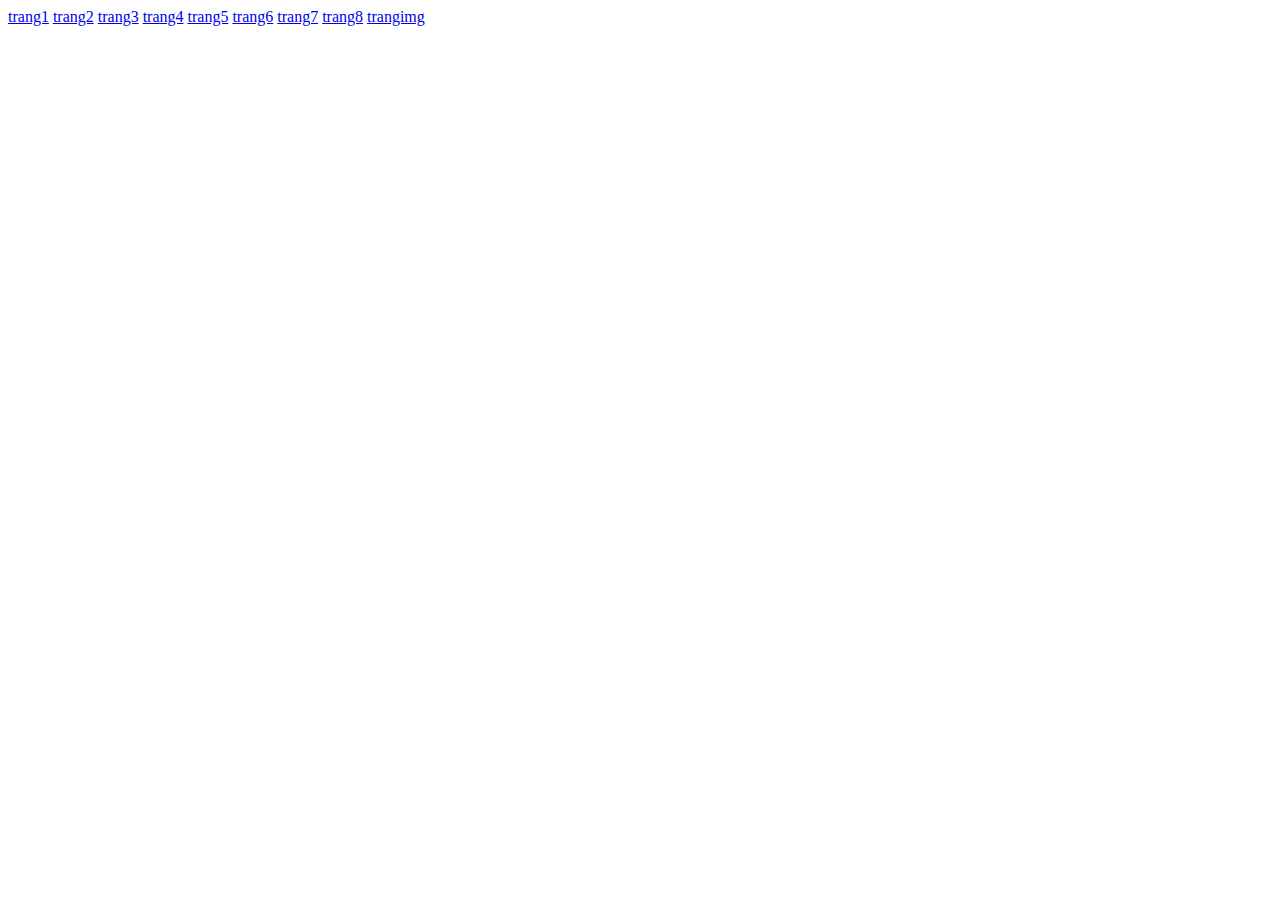
<file: baotang30-4-main/Bảo Tàng/document.html>
<!DOCTYPE html>
<html lang="en">
<head>
    <meta charset="UTF-8">
    <meta name="viewport" content="width=device-width, initial-scale=1.0">
    <title>Document</title>
</head>
<body>
    <a href="trangbaotang-1.html">trang1</a>
    <a href="trangbaotang-2.html">trang2</a>
    <a href="trangbaotang-3.html">trang3</a>
    <a href="trangbaotang-4.html">trang4</a>
    <a href="trangbaotang-5.html">trang5</a>
    <a href="trangbaotang-6.html">trang6</a>
    <a href="trangbaotang-7.html">trang7</a>
    <a href="trangbaotang-8.html">trang8</a>
    <a href="trangbaotang-img.html">trangimg</a>
</body>
</html>
</file>
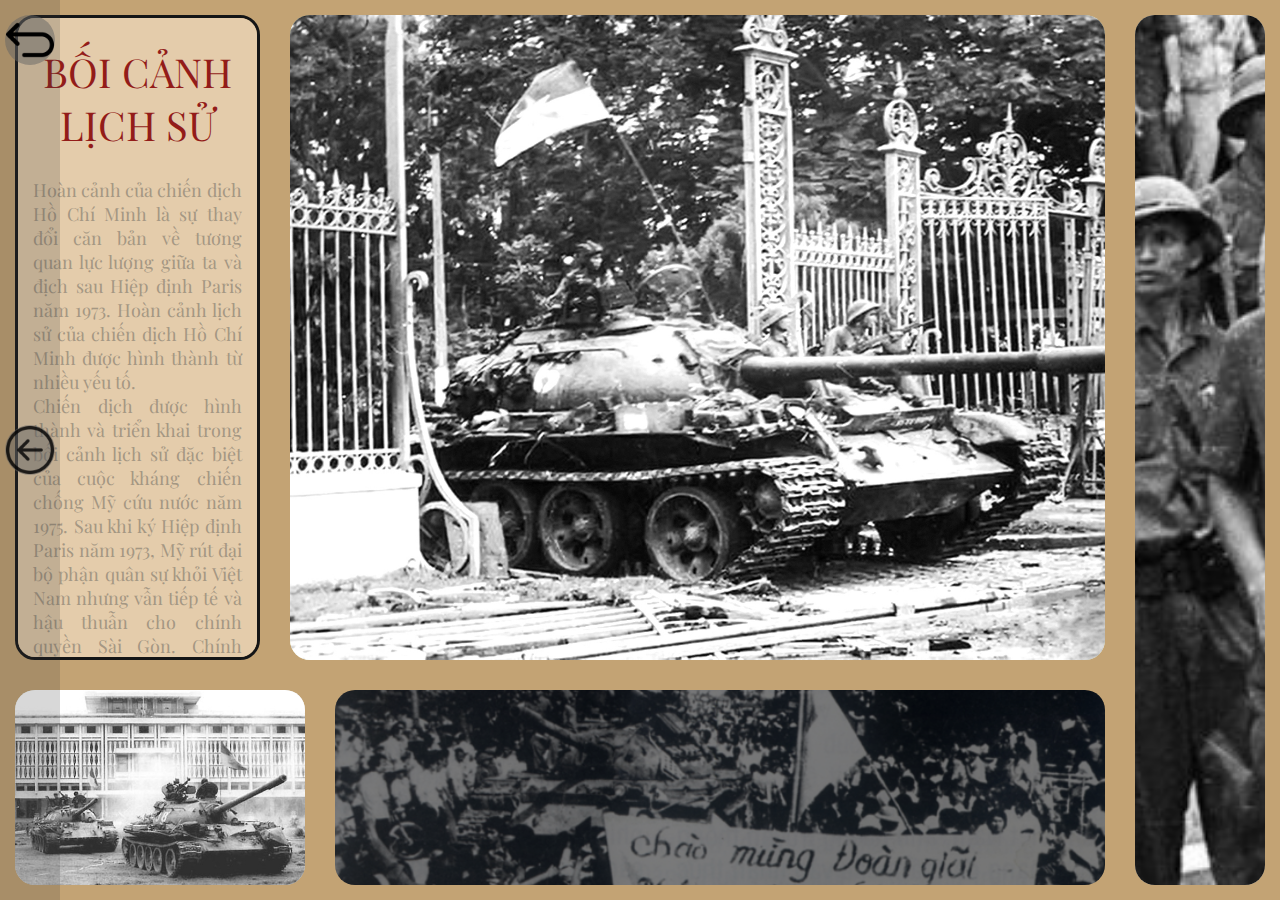
<file: baotang30-4-main/Bảo Tàng/trangbaotang-1.html>
<!DOCTYPE html>
<html>
<head>
	<meta charset="utf-8">
	<title>Ảnh chính</title>
	<meta name="viewport" content="width=device-width, initial-scale=1">
	<link
    rel="stylesheet"
    href="https://cdnjs.cloudflare.com/ajax/libs/animate.css/4.1.1/animate.min.css"
  />
	<link rel="stylesheet" href="https://cdnjs.cloudflare.com/ajax/libs/font-awesome/4.7.0/css/font-awesome.min.css">
	<link href="trangbaotang-1.css" rel="stylesheet" type="text/css" />
	<link rel="preconnect" href="https://fonts.googleapis.com">
	<link rel="preconnect" href="https://fonts.gstatic.com" crossorigin>
	<link href="https://fonts.googleapis.com/css2?family=Playfair+Display:ital,wght@0,400..900;1,400..900&display=swap" rel="stylesheet">
	<link href="https://fonts.googleapis.com/css2?family=Quicksand:wght@300..700&display=swap" rel="stylesheet">
</head>
<body>
	<div class="navleft">
		<button class="navhome" onclick="navhome()">
			<img src="img/return.png" class="homeimg">
		</button>
		<button class="navleftb" onclick="navpage('8');">
			<img src="img/back-button.png" class="navimg" style="opacity: .8;">
		</button>
	</div>
	<div class="column1">
		<div class="row1">
			<div class="scrtext-container">
				<div class="scrtext">
					<div class="headline"><center><h1>BỐI CẢNH LỊCH SỬ</h1></center></div>
					<p class="pg">Hoàn cảnh của chiến dịch Hồ Chí Minh là sự thay đổi căn bản về tương quan lực lượng giữa ta và địch sau Hiệp định Paris năm 1973. Hoàn cảnh lịch sử của chiến dịch Hồ Chí Minh được hình thành từ nhiều yếu tố. <br>

						Chiến dịch được hình thành và triển khai trong bối cảnh lịch sử đặc biệt của cuộc kháng chiến chống Mỹ cứu nước năm 1975.
						
						 Sau khi ký Hiệp định Paris năm 1973, Mỹ rút đại bộ phận quân sự khỏi Việt Nam nhưng vẫn tiếp tế và hậu thuẫn cho chính quyền Sài Gòn. 
						
						 Chính quyền Sài Gòn phá hoại Hiệp định Paris và tiếp tục gây chiến tranh xâm lược. 
						
						 Trong khi đó, ở miền Bắc, ta đã bước đầu xây dựng được cơ sở vật chất cho XHCN và có tiềm lực kinh tế, chính trị vững mạnh để tiếp tế, cứu trợ cho miền Nam. 
						
						
						 Quân Giải phóng miền Nam Việt Nam đã có những thắng lợi vang dội trên các chiến trường như Tây Nguyên, Huế-Đà Nẵng, Phước Long, Bình Long… <br>
						
						 Tương quan lực lượng giữa ta và địch đã thay đổi căn bản có lợi cho ta. 
						
						 Bộ Chính trị Trung ương Đảng đã đề ra kế hoạch giải phóng hoàn toàn miền Nam trong hai năm 1975 và 1976. Tuy nhiên, khi thời cơ đến vào đầu hoặc cuối năm 1975 thì nhanh chóng giải phóng hoàn toàn miền Nam trong năm 1975. Cuộc giải phóng diễn ra phải ít đổ máu, gây ít thiệt hại.</p>
				</div>
			</div>
			<div class="imgchinh-container">
				<div class="imgchinh-container2">
					<img src="img/xetang.jpg" class="imgchinh" alt="Ảnh chính">
				</div>
			</div>
		</div>
		<div class="row2">
			<div class="imgphu-container">
				<div class="imgphu-container2">
					<img src="img/dinhdoclap.jpg" class="imgphu" alt="Ảnh phụ">
				</div>
			</div>
			<div class="quote">
				<div class="quote-container">
					<div class="quote-bg">

					</div>
					<p></p>
				</div>
			</div>
		</div>
	</div>
	<div class="column2">
		<div class="iconic-container">
			<img src="img/duongvanminh.jpg" class="imgiconic" alt="Ảnh iconic">
		</div>
	</div>
	<div class="navright">
		<button class="navrightb" onclick="navpage('2');">
			<img src="img/back-button-right.png" class="navimg" style="opacity: .8;">
		</button>
	</div>
	<script src="script.js"></script>
</body>
</html>
</file>
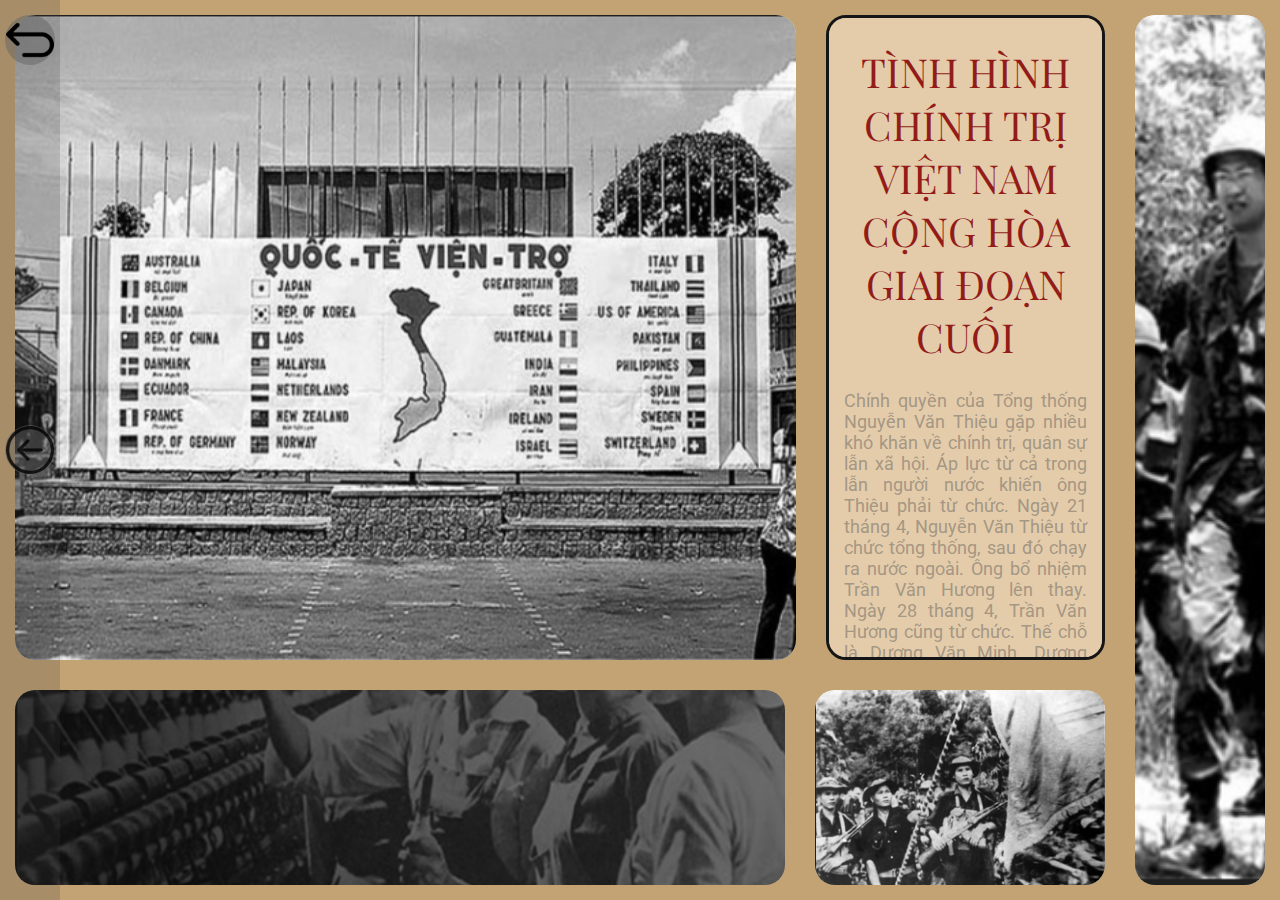
<file: baotang30-4-main/Bảo Tàng/trangbaotang-2.html>
<!DOCTYPE html>
<html>
<head>
	<meta charset="utf-8">
	<title>Ảnh chính</title>
	<meta name="viewport" content="width=device-width, initial-scale=1">
	<link
    rel="stylesheet"
    href="https://cdnjs.cloudflare.com/ajax/libs/animate.css/4.1.1/animate.min.css"
  />
	<link rel="stylesheet" href="https://cdnjs.cloudflare.com/ajax/libs/font-awesome/4.7.0/css/font-awesome.min.css">
	<link href="trangbaotang-2.css" rel="stylesheet" type="text/css" />
	<link rel="preconnect" href="https://fonts.googleapis.com">
	<link rel="preconnect" href="https://fonts.gstatic.com" crossorigin>
	<link href="https://fonts.googleapis.com/css2?family=Playfair+Display:ital,wght@0,400..900;1,400..900&display=swap" rel="stylesheet">
	<link rel="preconnect" href="https://fonts.googleapis.com">
	<link rel="preconnect" href="https://fonts.gstatic.com" crossorigin>
	<link href="https://fonts.googleapis.com/css2?family=Roboto:ital,wght@0,100;0,300;0,400;0,500;0,700;0,900;1,100;1,300;1,400;1,500;1,700;1,900&display=swap" rel="stylesheet">
</head>
<body>
	<div class="navleft">
		<button class="navhome" onclick="navhome()">
			<img src="img/return.png" class="homeimg">
		</button>
		<button class="navleftb" onclick="navpage('1');">
			<img src="img/back-button.png" class="navimg" style="opacity: .8;">
		</button>
	</div>
	<div class="column1">
		<div class="row1">
			<div class="imgchinh-container">
				<div class="imgchinh-container2">
					<img src="img/Trang 2/trang21.png" class="imgchinh" alt="Ảnh chính">
				</div>
			</div>
			<div class="scrtext-container">
				<div class="scrtext">
					<div class="headline"><center><h1>TÌNH HÌNH CHÍNH TRỊ VIỆT NAM CỘNG HÒA GIAI ĐOẠN CUỐI</h1></center></div>
					<p class="pg">Chính quyền của Tổng thống Nguyễn Văn Thiệu gặp nhiều khó khăn về chính trị, quân sự lẫn xã hội. Áp lực từ cả trong lẫn người nước khiến ông Thiệu phải từ chức. 
						Ngày 21 tháng 4, Nguyễn Văn Thiệu từ chức tổng thống, sau đó chạy ra nước ngoài. Ông bổ nhiệm Trần Văn Hương lên thay. Ngày 28 tháng 4, Trần Văn Hương cũng từ chức. Thế chỗ là Dương Văn Minh. Dương Văn Minh ngồi trên ghế tổng thống chỉ vỏn vẹn hai ngày. Trưa ngày 30 tháng 4, ông cùng toàn bộ nội các đã đầu hàng quân giải phóng. <br>
						Tóm lại, tình hình chính trị của VNCH trong những năm cuối trước giải phóng rất rối ren và đầy biến động, thể hiện qua việc chiến dịch Hồ Chí Minh đang cao trào, cuộc khủng hoảng nội bộ cũng như là tình thần sa sút trong quân đội và dân chúng. Chính quyền yếu kém và bất ổn do thiếu sự ủng hộ chính trị và quân sự đủ mạnh từ Hoa Kỳ, khi Hoa Kỳ đã quyết định rút quân và giảm viện trợ.
						</p>
				</div>
			</div>
		</div>
		<div class="row2">
			<div class="quote">
				<div class="quote-container">
					<div class="quote-bg">

					</div>
					<p></p>
				</div>
			</div>
			<div class="imgphu-container">
				<div class="imgphu-container2">
					<img src="img/Trang 2/trang22.png" class="imgphu" alt="Ảnh phụ">
				</div>
			</div>
		</div>
	</div>
	<div class="column2">
		<div class="iconic-container">
			<img src="img/Trang 2/trang23.png" class="imgiconic" alt="Ảnh iconic">
		</div>
	</div>
	<div class="navright">
		<button class="navrightb" onclick="navpage('3');">
			<img src="img/back-button-right.png" class="navimg" style="opacity: .8;">
		</button>
	</div>
	<script src="script.js"></script>
</body>
</html>
</file>
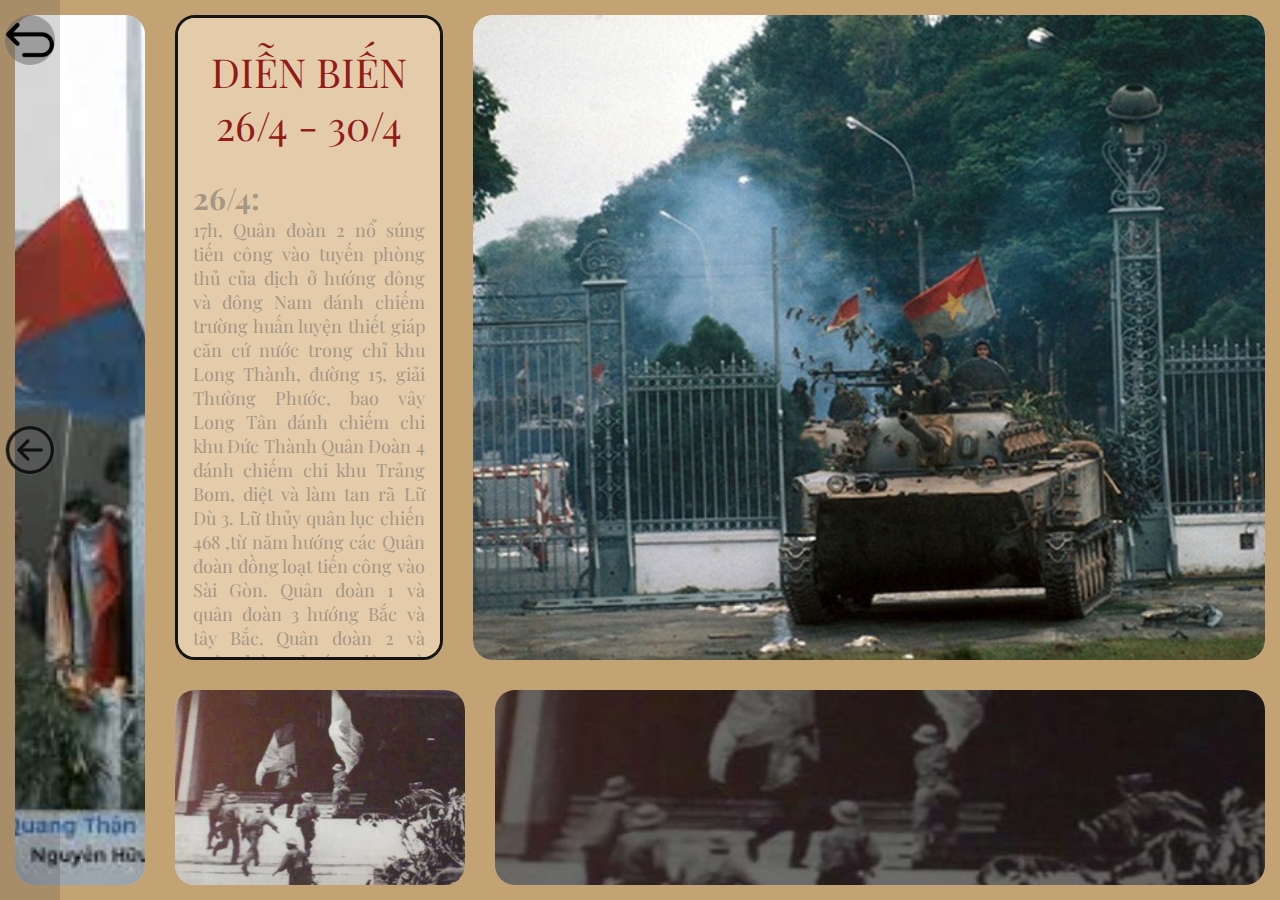
<file: baotang30-4-main/Bảo Tàng/trangbaotang-3.html>
<!DOCTYPE html>
<html>
<head>
	<meta charset="utf-8">
	<title>Ảnh chính</title>
	<meta name="viewport" content="width=device-width, initial-scale=1">
	<link
    rel="stylesheet"
    href="https://cdnjs.cloudflare.com/ajax/libs/animate.css/4.1.1/animate.min.css"
  />
	<link rel="stylesheet" href="https://cdnjs.cloudflare.com/ajax/libs/font-awesome/4.7.0/css/font-awesome.min.css">
	<link href="trangbaotang-3.css" rel="stylesheet" type="text/css" />
	<link rel="preconnect" href="https://fonts.googleapis.com">
	<link rel="preconnect" href="https://fonts.gstatic.com" crossorigin>
	<link href="https://fonts.googleapis.com/css2?family=Playfair+Display:ital,wght@0,400..900;1,400..900&display=swap" rel="stylesheet">
	<link rel="preconnect" href="https://fonts.googleapis.com">
	<link rel="preconnect" href="https://fonts.gstatic.com" crossorigin>
	<link href="https://fonts.googleapis.com/css2?family=Roboto:ital,wght@0,100;0,300;0,400;0,500;0,700;0,900;1,100;1,300;1,400;1,500;1,700;1,900&display=swap" rel="stylesheet">
</head>
<body>
	<div class="navleft">
		<button class="navhome" onclick="navhome()">
			<img src="img/return.png" class="homeimg">
		</button>
		<button class="navleftb" onclick="navpage('2');">
			<img src="img/back-button.png" class="navimg" style="opacity: .8;">
		</button>
	</div>
	<div class="column2">
		<div class="iconic-container">
			<img src="img/Trang 3/trang34.jpeg" class="imgiconic" alt="Ảnh iconic">
		</div>
	</div>
	<div class="column1">
		<div class="row1">
			<div class="scrtext-container">
				<div class="scrtext">
					<div class="headline"><center><h1>DIỄN BIẾN 26/4 - 30/4</h1></center></div>
					<p class="pg">
						<div class="ngay"><strong>26/4:</strong><br></div>
						17h, Quân đoàn 2 nổ súng tiến công vào tuyến phòng thủ của địch ở hướng đông và đông Nam đánh chiếm trường huấn luyện thiết giáp căn cứ nước trong chỉ khu Long Thành, đường 15, giải Thường Phước, bao vây Long Tân đánh chiếm chi khu Đức Thành 
						Quân Đoàn 4 đánh chiếm chi khu Trảng Bom, diệt và làm tan rã Lữ Dù 3.
						Lữ thủy quân lục chiến 468 ,từ năm hướng các Quân đoàn đồng loạt tiến công vào Sài Gòn.
						Quân đoàn 1 và quân đoàn 3 hướng Bắc và tây Bắc.
						Quân đoàn 2 và quân đoàn 4 hướng đông và đông Nam.
						Quân đoàn 232 hướng tây và tây nam đã kết hợp tiến công và nổi dậy diệt và làm tan rã các sư đoàn địch phòng thủ vòng ngoài chiếm bàn đạp vùng ven sẵn sàng tổng công kích vào đội đô.
						<div class="ngay"><strong>27/4:</strong><br></div>
						Theo kế hoạch của bộ chỉ huy chiến dịch, các hướng đồng loạt tiến công địch chiếm bàn đạp VenDo.
						Sáng ngày này, quân giải phóng đồng loạt tiến công các vị trí của địch trọng thị xã Bà Rịa, làm chủ khu tiếp liệu, Ty An Ninh, Ty Cảnh Sát, Tỉnh đoàn Bảo an, Trung tâm huấn luyện Vạn Kiếp.
						6h sáng, cờ Mặt trận Dân tộc giải phóng tung bay trên nóc dinh Tỉnh trưởng.
						15h, thị xã Bà Rịa hoàn toàn giải phóng.
						<div class="ngay"><strong>28/4:</strong><br></div>
						Trước tình hình trên Trần Văn Hương phải nhường chức tổng thống ngụy quyền cho Dương Văn Minh. 
						Dương Văn Minh vừa nhận chức thì không quân ta dùng máy bay A37 lấy được của Mỹ ném bom sân bay Tân Sơn Nhất. Tổng thống Mỹ buộc phải bỏ kế hoạch di tản bằng máy bay có cánh cố định chuyển sang thực hiện chiến dịch di tản người liều mạng bằng máy bay trực thăng. 
						Sân bay Tân Sơn Nhất bị tê liệt hoàn toàn một nửa số máy bay trên sân bị trúng đạn quân ta ồ ạt tiến công.
						<div class="ngay"><strong>30/4:</strong><br></div>
						5h30p, Quân ta từ 4 hướng đồng loạt tấn công vào 5 mục tiêu đã chọn Bộ Tổng Tham mưu ngụy, sân bay Tân Sơn Nhất, Dinh độc lập, Tổng nha Cảnh Sát đô thành, biệt khu thủ đô.
						Tiến công từ phía Tây và Tây Nam là sư đoàn 9.
						Đoàn 232 đánh chiếm khu nhà bè cầu Nhị Thiên Đường, cầu chữ Y Bộ Lệnh cảnh sát quốc gia , bộ tự lệnh liên quân chiến khu Tân Tạo và khu Rada Phú Lâm.
						Sư đoàn 5 và các trung đoàn 16, 24, 88 độc lập đánh diệt làm tan rã sư đoàn 22 giải phóng thị xã Tân An, Chi khu Thủ Thừa, chiếm cầu Bình Điền cùng với nhân dân giải phóng quận 5, 6. <br>
						Phối hợp cùng tư lệnh 9 chiếm Bộ Tư lệnh Cảnh Sát quốc gia, bộ đội Đặc công phối hợp với nhân dân đánh địch giải phóng quận Tân Bình, quận Bình Chánh và Đặc Khu Rừng Sác Quân đoàn 3 sau khi đánh chiếm căn cồng Dù Trảng Bàng diệt sư đoàn 25 ngụy, đã tiến công chiếm sân bay Tân Sơn Nhất, Bộ Tư lệnh sư đoàn 5 không quân, Bộ tự lệnh Thiết Giáp, Bộ Tư lệnh quân Dù và phối hợp với quân đoàn 1 ở cảnh Bắc đánh chiếm Bộ Tổng Tham mưu ngụy.
						Hướng tiến công từ phía Bắc quân đoàn 1 diệt Căn cứ Phú Lợi, tiếp đó tiến công tiêu diệt và làm tan rã sư đoàn 5 ngụy và giải phóng tỉnh Bình Dương khi đoàn thọc sâu quân đoàn 1 diệt những 3 kỵ binh tại cầu Bình Triệu qua ngã tư Phú Nhuận theo đường Võ Tánh, tiến công vào cổng số 2 và 3 phối hợp với quân đoàn 3 chiếm Bộ Tổng Tham mưu tiến công quan trọng từ phía đông, đông nam.
						7h sáng, quân đoàn 4 tiến công chiếm Bộ Tư lệnh, Quân đoàn 3 ngụy, Bộ Tư lệnh sư đoàn 3 không quân sân bay Biên Hòa đánh tan địch ngăn chặn ở hố Nai .Sau đó tiến công sang quận Thủ Đức phát triển vào đánh chiếm bộ chỉ huy thủy quân lục chiến căn cứ Hải quân Bộ quốc phòng, cảng Bạch Đằng. <br>
						Đài phát thanh sư đoàn 3 quân khu 5 giải phóng Vũng Tàu triển khai tấn công chiếm Cần Giờ.
						Quân đoàn 2 tổ chức vượt sông Sài Gòn tiến công giải phóng quận 9 và Thủ Thiêm.
						Binh đoàn thọc sâu sư đoàn 2, sư đoàn 304 và lữ đoàn xe tăng 203 đảm nhiệm đã vượt cầu Xa Lộ Đồng Nai đánh tan quân địch ngăn chặn thần tốc tiến về dinh Dinh Độc Lập.
						10h45p, xe tăng 390 thuộc Đại đội 4, tiểu đoàn 1 Lữ đoàn 203 (Binh chủng tăng thiết giáp) đã húc cánh cổng chính Dinh độc lập bắt sống toàn bộ chính phủ trung ương Sài Gòn.<br>
						Dương Văn Minh tuyên bố đầu hàng , lá cờ xanh đỏ sao vàng của Mặt trận Giải Phóng Việt nam tung bay trên nóc Dinh độc lập.
						11h30p tiếng loa phát thanh từ đài công cộng mang lên từng bản tin hùng hồn của đài phát thanh tiếng nói Việt Nam thông báo:
						“Đúng 11 giờ 30 phút, quân ta tiến vào Sài Gòn, đánh chiếm Dinh Độc Lập. Bộ Tổng tham mưu Ngụy - Dương Văn Minh đầu hàng vô điều kiện. Cờ đỏ sao vàng phấp phới tung bay trên nóc Dinh Độc Lập. Chiến dịch Hồ Chí Minh toàn thắng”.
						<br>Cùng với cuộc tiến công giải phóng Sài Gòn (Gia Định),một bộ phận chủ lực của ta nhanh chóng tiến công dịch giải phóng các đảo ven biển miền Trung và quần đảo Trường Sa nhân dân và lực lượng vũ trang các tỉnh miền đông Nam bộ vùng Sông Cửu Long tiến công nổi dậy nổi dậy tiêu diệt và làm tan rã quân đoàn 4 ngụy.
						Giải phóng các tỉnh Long An, Bình Dương, Tây Ninh, Cần Thơ, Trà Vinh, Sóc Trăng, Rạch Giá, Bạc liêu Phú Quốc.
					</p>
				</div>
			</div>
			<div class="imgchinh-container">
				<div class="imgchinh-container2">
					<img src="img/Trang 3/trang31.jpg" class="imgchinh" alt="Ảnh chính">
				</div>
			</div>
		</div>
		<div class="row2">
			<div class="imgphu-container">
				<div class="imgphu-container2">
					<img src="img/Trang 3/trang32.jpg" class="imgphu" alt="Ảnh phụ">
				</div>
			</div>
			<div class="quote">
				<div class="quote-container">
					<div class="quote-bg">

					</div>
					<p></p>
				</div>
			</div>
		</div>
	</div>
	<div class="navright">
		<button class="navrightb" onclick="navpage('4');">
			<img src="img/back-button-right.png" class="navimg" style="opacity: .8;">
		</button>
	</div>
	<script src="script.js"></script>
</body>
</html>
</file>
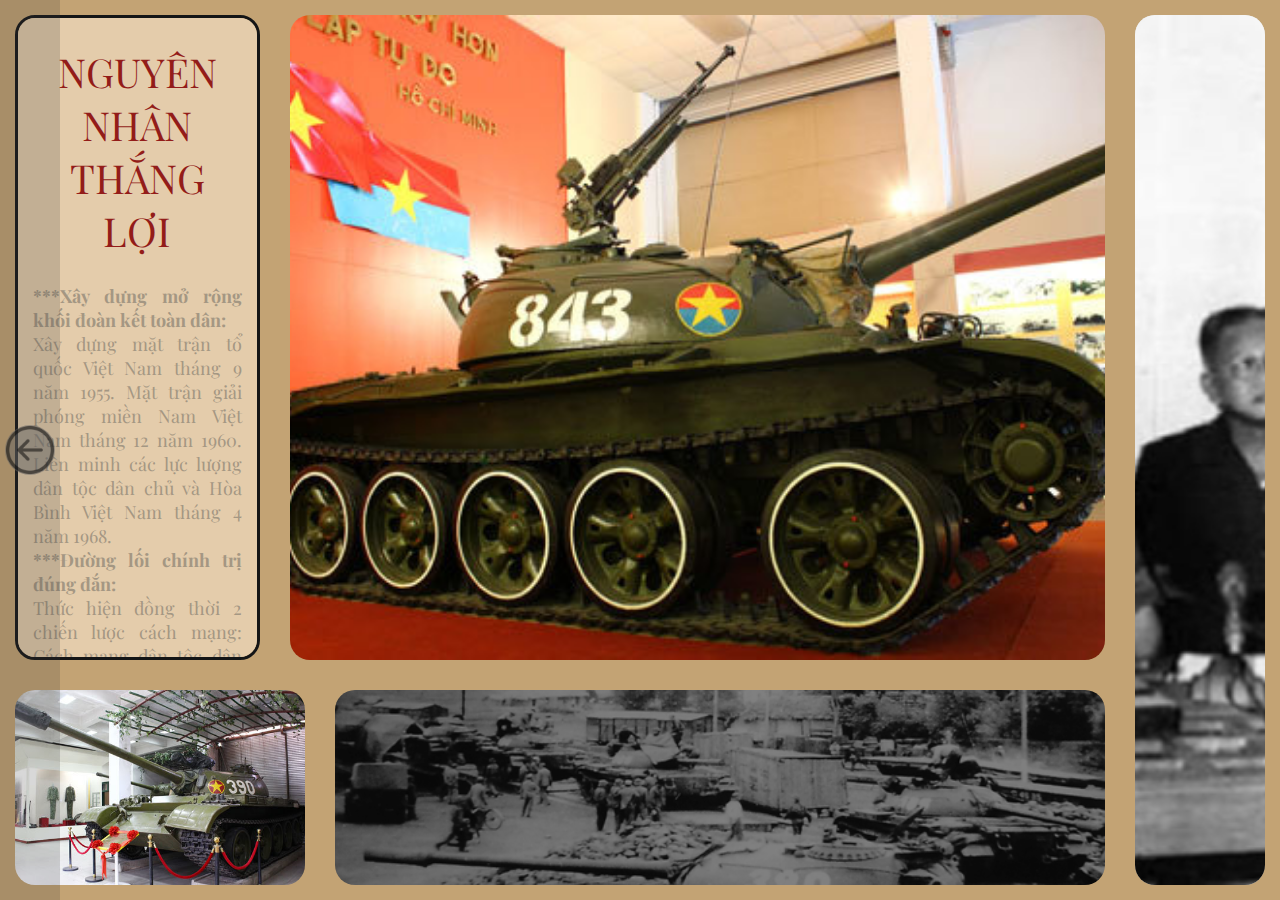
<file: baotang30-4-main/Bảo Tàng/trangbaotang-4.html>
<!DOCTYPE html>
<html>
<head>
	<meta charset="utf-8">
	<title>Ảnh chính</title>
	<meta name="viewport" content="width=device-width, initial-scale=1">
	<link
    rel="stylesheet"
    href="https://cdnjs.cloudflare.com/ajax/libs/animate.css/4.1.1/animate.min.css"
  />
	<link rel="stylesheet" href="https://cdnjs.cloudflare.com/ajax/libs/font-awesome/4.7.0/css/font-awesome.min.css">
	<link href="style4.css" rel="stylesheet" type="text/css" />
	<link href="trangbaotang-1.css" rel="stylesheet" type="text/css" />
	<link rel="preconnect" href="https://fonts.googleapis.com">
	<link rel="preconnect" href="https://fonts.gstatic.com" crossorigin>
	<link href="https://fonts.googleapis.com/css2?family=Playfair+Display:ital,wght@0,400..900;1,400..900&display=swap" rel="stylesheet">
</head>
<body>
	<div class="navleft">
		<button class="navleftb" onclick="navpage('3');">
			<img src="img/back-button.png" class="navimg" style="opacity: .5;">
		</button>
	</div>
	<div class="column1">
		<div class="row1">
			<div class="scrtext-container">
				<div class="scrtext">
					<div class="headline"><center><h1>NGUYÊN NHÂN THẮNG LỢI</h1></center></div>
					<p class="pg">
						<strong>***Xây dựng mở rộng khối đoàn kết toàn dân:</strong><br>
							Xây dựng mặt trận tổ quốc Việt Nam tháng 9 năm 1955.
							Mặt trận giải phóng miền Nam Việt Nam tháng 12 năm 1960.
							Liên minh các lực lượng dân tộc dân chủ và Hòa Bình Việt Nam tháng 4 năm 1968.
							<br><strong>***Đường lối chính trị đúng đắn:</strong> <br>
							Thức hiện đồng thời 2 chiến lược cách mạng: Cách mạng dân tộc dân chủ nhân dân ở miền Nam và chiến lược cách mạng xã hội chủ nghĩa ở miền Bắc. Hai chiến lược này có quan hệ chặt chẽ không tách rời nhau và tạo điều kiện cho nhau cùng phát triển. Trải qua 20 năm, tiềm lực kinh tế và quốc phòng miền Bắc không ngừng tăng trở thành hậu phương vững chắc cho tiền tuyến miền Nam.
							Kết hợp sức mạnh của:
							Chiến đấu của tiền tuyến lớn + hậu phương lớn. 
							Nhân dân ta với cuộc đấu tranh của các lực lượng cách mạng thế giới.
							Tiến công + sự nổi dậy , đánh lớn, đánh nhỏ, đánh nhỏ.
							Toàn dân tộc + sức mạnh của 3 dòng thác cách mạng của thời đại.
							Thực hiện phương châm:
							Đánh lùi địch từng bước, đánh lùi từng bộ phận, tiến tới đánh đổ chúng hoàn toàn.
							vận dụng một cách sáng tạo, linh hoạt phương pháp đấu tranh cách mạng, phương thức tiến hành chiến tranh toàn dân và nghệ thuật quân sự chiến tranh toàn dân, xây dựng và phát triển lý luận chiến tranh cách mạng, chiến tranh nhân dân Việt Nam.
							
							<br><strong>*** Tinh thần đoàn kết dân tộc:</strong><br>
							Truyền thống yêu nước, bất khuất của dân tộc Việt Nam. Trong cuộc kháng chiến truyền thống đó được phát huy.
							một lòng đi theo Đảng, theo Bác Hồ, chiến đấu dũng cảm, ngoan cường, bền bỉ; lao động quên mình vì độc lập, tự do của Tổ quốc, vì chủ nghĩa xã hội, vì hạnh phúc của nhân dân.
							⇒ Tạo nên sức mạnh to lớn cho quân và dân ta.

							<br><strong>*** Ủng hộ quốc tế:</strong><br>
							Sức mạnh chiến đấu của khối bền chặt 3 nước Đông Dương (Việt Nam, Lào, Campuchia).
							Sự giúp đỡ to lớn của Liên Xô và các nước xã hội chủ nghĩa anh em.
							Sự ủng hộ đồng tình mạnh mẽ của nhân dân tiến bộ trên toàn thế giới.
							Sự lãnh đạo đúng đắn, tài tình của Đảng Cộng sản Việt Nam (Đây chính là nhân tố quyết định hàng đầu bảo đảm thắng lợi của cách mạng Việt Nam).
							Chủ động, nhạy bén, linh hoạt trong chỉ đạo chiến lược chiến tranh cách mạng và nghệ thuật tạo, nắm bắt thời cơ giành những thắng lợi quyết định.
						</p>
				</div>
			</div>
			<div class="imgchinh-container">
				<div class="imgchinh-container2">
					<img src="img/Trang 4/trang44.jpg" class="imgchinh" alt="Ảnh chính">
				</div>
			</div>
		</div>
		<div class="row2">
			<div class="imgphu-container">
				<div class="imgphu-container2">
					<img src="img/Trang 4/trang43.jpg" class="imgphu" alt="Ảnh phụ">
				</div>
			</div>
			<div class="quote">
				<div class="quote-container">
					<div class="quote-bg">

					</div>
					<p></p>
				</div>
			</div>
		</div>
	</div>
	<div class="column2">
		<div class="iconic-container">
			<img src="img/Trang 4/trang41.jpg" class="imgiconic" alt="Ảnh iconic">
		</div>
	</div>
	<div class="navright">
		<button class="navrightb" onclick="navpage('5');">
			<img src="img/back-button-right.png" class="navimg" style="opacity: .5;">
		</button>
	</div>
	<script src="script.js"></script>
</body>
</html>
</file>
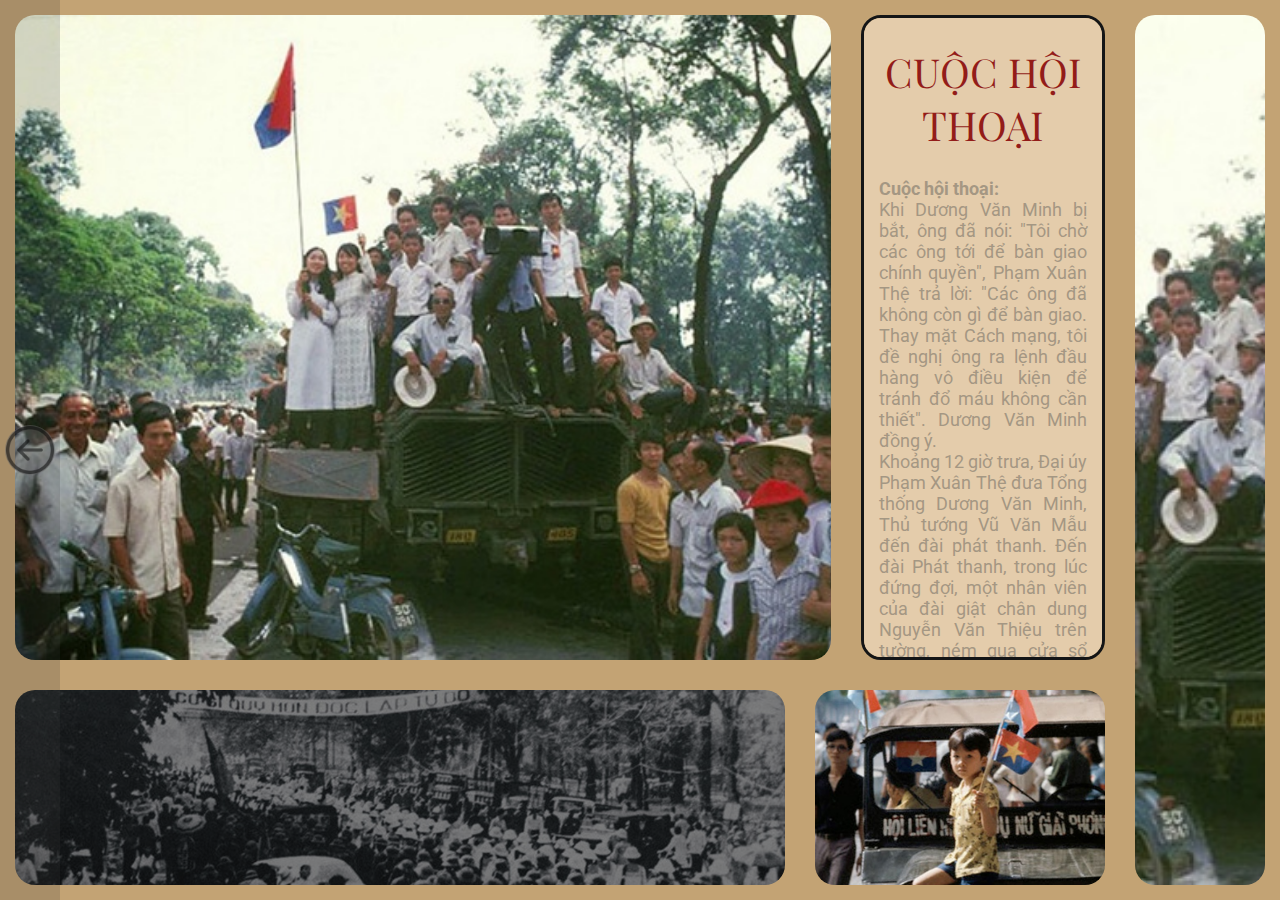
<file: baotang30-4-main/Bảo Tàng/trangbaotang-5.html>
<!DOCTYPE html>
<html>
<head>
	<meta charset="utf-8">
	<title>Ảnh chính</title>
	<meta name="viewport" content="width=device-width, initial-scale=1">
	<link
    rel="stylesheet"
    href="https://cdnjs.cloudflare.com/ajax/libs/animate.css/4.1.1/animate.min.css"
  />
	<link rel="stylesheet" href="https://cdnjs.cloudflare.com/ajax/libs/font-awesome/4.7.0/css/font-awesome.min.css">
	<link href="trangbaotang-2.css" rel="stylesheet" type="text/css" />
	<link href="style5.css" rel="stylesheet" type="text/css" />
	<link rel="preconnect" href="https://fonts.googleapis.com">
	<link rel="preconnect" href="https://fonts.gstatic.com" crossorigin>
	<link href="https://fonts.googleapis.com/css2?family=Playfair+Display:ital,wght@0,400..900;1,400..900&display=swap" rel="stylesheet">
	<link rel="preconnect" href="https://fonts.googleapis.com">
	<link rel="preconnect" href="https://fonts.gstatic.com" crossorigin>
	<link href="https://fonts.googleapis.com/css2?family=Roboto:ital,wght@0,100;0,300;0,400;0,500;0,700;0,900;1,100;1,300;1,400;1,500;1,700;1,900&display=swap" rel="stylesheet">
</head>
<body>
	<div class="navleft">
		<button class="navleftb" onclick="navpage('4');">
			<img src="img/back-button.png" class="navimg" style="opacity: .5;">
		</button>
	</div>
	<div class="column1">
		<div class="row1">
			<div class="imgchinh-container">
				<div class="imgchinh-container2">
					<img src="img/Trang 5/trang53.jpg" class="imgchinh" alt="Ảnh chính">
				</div>
			</div>
			<div class="scrtext-container">
				<div class="scrtext">
					<div class="headline"><center><h1>CUỘC HỘI THOẠI</h1></center></div>
					<p>
					<strong>Cuộc hội thoại:</strong><br>
						Khi Dương Văn Minh bị bắt, ông đã nói: "Tôi chờ các ông tới để bàn giao chính quyền", Phạm Xuân Thệ trả lời: "Các ông đã không còn gì để bàn giao. Thay mặt Cách mạng, tôi đề nghị ông ra lệnh đầu hàng vô điều kiện để tránh đổ máu không cần thiết". Dương Văn Minh đồng ý. <br>
						Khoảng 12 giờ trưa, Đại úy Phạm Xuân Thệ đưa Tổng thống Dương Văn Minh, Thủ tướng Vũ Văn Mẫu đến đài phát thanh. Đến đài Phát thanh, trong lúc đứng đợi, một nhân viên của đài giật chân dung Nguyễn Văn Thiệu trên tường, ném qua cửa sổ xuống sân. Không khí căng thẳng thay đổi khi đại uý Thệ thay đổi thái độ, vui vẻ nói: “Anh Minh, anh yên tâm! Chúng tôi chiến đấu cho dân tộc, vì vậy chúng tôi buộc phải đánh bại những kẻ cam tâm bán nước. Nhưng bây giờ chúng tôi đã vào đây, không ai làm gì anh đâu và cũng không ai sẽ bắt tội anh.”<br>
						Tại đài phát thanh, Tổng thống Dương Văn Minh thay mặt toàn bộ nội các của chính phủ Sài Gòn đã đọc tuyên bố đầu hàng vô điều kiện với quân đội cách mạng (tức quân Giải phóng miền Nam Việt Nam), ông tuyên bố: 
						“Tôi, Đại tướng Dương Văn Minh, Tổng thống chính quyền Sài Gòn, kêu gọi Quân lực Việt Nam Cộng Hòa hạ vũ khí đầu hàng không điều kiện quân Giải phóng Miền Nam Việt Nam. Tôi tuyên bố chính quyền Sài Gòn từ trung ương đến địa phương phải giải tán hoàn toàn. Từ trung ương đến địa phương trao lại cho Chính phủ Cách mạng lâm thời miền Nam Việt Nam.”
						<br>
						Thủ tướng Vũ Văn Mầu cũng tuyên bố:
						“Trong tinh thần hòa giải và hòa hợp dân tộc, tôi - giáo sư Vũ Văn Mẫu, Thủ tướng, kêu gọi tất cả các tầng lớp đồng bào vui vẻ chào mừng ngày hòa bình của dân tộc, và trở lại sinh hoạt bình thường. Các nhân viên của các cơ quan hành chính quay trở về vị trí cũ theo sự hướng dẫn của chính quyền Cách mạng.”
						<br>
						Ngay sau đó Trung tá, Chính ủy Bùi Văn Tùng, người biên soạn tuyên bố đầu hàng cho Tổng thống Dương Văn Minh tuyên bố: 
						“Chúng tôi đại diện lực lượng quân Giải phóng Miền Nam Việt Nam long trọng tuyên bố Thành phố Sài Gòn đã được giải phóng hoàn toàn, chấp nhận sự đầu hàng không điều kiện của Tướng Dương Văn Minh, Tổng thống chính quyền Sài Gòn.”
						<br>
						<strong>Xe tăng:</strong><br>
						Chiếc xe tăng mang số hiệu 390 là một trong nhiều xe tăng được Trung Quốc viện trợ cho nước ta trong giai đoạn cuối của cuộc kháng chiến chống Mỹ, bên cạnh những chiếc khác do Liên Xô viện trợ.
						Năm 2012, xe tăng 390 và 843 được chính phủ công nhận là bảo vật quốc gia, được đưa về lưu giữ ở Bảo Tàng Tăng Thiết Giáp.
						Khi đến tham quan dinh độc lập, hai chiếc xe tăng 390 và 843 được trưng bày tại đây, nhưng chúng chỉ là những bản sao.
						</p>
				</div>
			</div>
		</div>
		<div class="row2">
			<div class="quote">
				<div class="quote-container">
					<div class="quote-bg">

					</div>
					<p></p>
				</div>
			</div>
			<div class="imgphu-container">
				<div class="imgphu-container2">
					<img src="img/Trang 5/trang51.jpg" class="imgphu" alt="Ảnh phụ">
				</div>
			</div>
		</div>
	</div>
	<div class="column2">
		<div class="iconic-container">
			<img src="img/Trang 5/trang53.jpg" class="imgiconic" alt="Ảnh iconic">
		</div>
	</div>
	<div class="navright">
		<button class="navrightb" onclick="navpage('6');">
			<img src="img/back-button-right.png" class="navimg" style="opacity: .5;">
		</button>
	</div>
	<script src="script.js"></script>
</body>
</html>
</file>
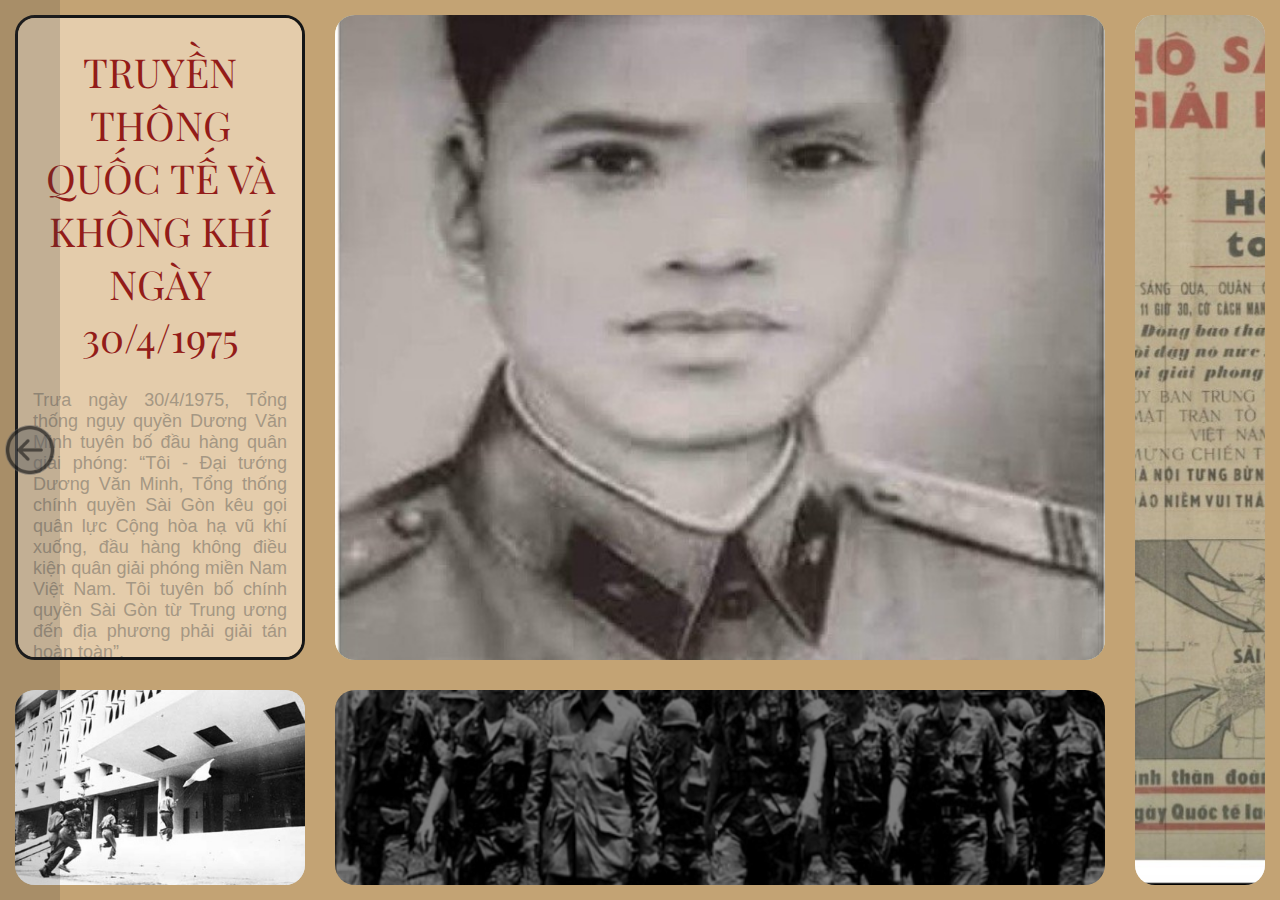
<file: baotang30-4-main/Bảo Tàng/trangbaotang-6.html>
<!DOCTYPE html>
<html>
<head>
	<meta charset="utf-8">
	<title>Ảnh chính</title>
	<meta name="viewport" content="width=device-width, initial-scale=1">
	<link
    rel="stylesheet"
    href="https://cdnjs.cloudflare.com/ajax/libs/animate.css/4.1.1/animate.min.css"
  />
	<link rel="stylesheet" href="https://cdnjs.cloudflare.com/ajax/libs/font-awesome/4.7.0/css/font-awesome.min.css">
	<link href="style6.css" rel="stylesheet" type="text/css" />
	<link href="trangbaotang-3.css" rel="stylesheet" type="text/css" />
	<link rel="preconnect" href="https://fonts.googleapis.com">
	<link rel="preconnect" href="https://fonts.gstatic.com" crossorigin>
	<link href="https://fonts.googleapis.com/css2?family=Playfair+Display:ital,wght@0,400..900;1,400..900&display=swap" rel="stylesheet">
</head>
<body>
	<div class="navleft">
		<button class="navleftb" onclick="navpage('5');">
			<img src="img/back-button.png" class="navimg" style="opacity: .5;">
		</button>
	</div>
	<div class="column1">
		<div class="row1">
			<div class="scrtext-container">
				<div class="scrtext">
					<div class="headline"><center><h1>TRUYỀN THÔNG QUỐC TẾ VÀ KHÔNG KHÍ NGÀY 30/4/1975</h1></center></div>
					<p>
						Trưa ngày 30/4/1975, Tổng thống ngụy quyền Dương Văn Minh tuyên bố đầu hàng quân giải phóng: “Tôi - Đại tướng Dương Văn Minh, Tổng thống chính quyền Sài Gòn kêu gọi quân lực Cộng hòa hạ vũ khí xuống, đầu hàng không điều kiện quân giải phóng miền Nam Việt Nam. Tôi tuyên bố chính quyền Sài Gòn từ Trung ương đến địa phương phải giải tán hoàn toàn”.
						<br>
						Không ai có thể ngờ rằng âm thanh tuyên bố đầu hàng quân giải phóng của Tổng thống chính quyền Sài Gòn phát trên Đài phát thanh lúc ấy đã được nhà nghiên cứu lịch sử, Tiến sĩ Nguyễn Nhã ghi âm lại từ chiếc máy cassette cách đây 40 năm. TS Nguyễn Nhã nói: “Tôi đã ghi lại tất cả những âm thanh và những lời trao đổi đầu tiên trong giờ phút quan trọng đó trên đài phát thanh lúc chứng kiến sự kiện quan trọng”
						<br>
						Ngày đó, chính quyền cũ tuyên truyền về những cuộc tắm máu khủng khiếp mà quân giải phóng sẽ gây ra khi tiến về Sài Gòn đã khiến cho người dân hoang mang lo sợ. Chính vì vậy, sáng 30/4/1975, Sài Gòn vắng lặng, người dân không dám ra đường. Tất cả mọi thông tin chỉ nắm bắt qua chiếc radio.
						Ngay khi lời tuyên bố đầu hàng của Dương Văn Minh được phát lên trên đài phát thanh, tiếp đó là chương trình phát thanh trực tiếp do lực lượng sinh viên, trí thức Sài Gòn đảm nhiệm, người dân Sài Gòn an tâm đổ ra đường đón chào quân giải phóng.
						Tiến sĩ Nguyễn Nhã kể rằng không khí Sài Gòn lúc ấy ngoài sức tưởng tượng của ông, kết thúc của nó không giống như bao cuộc chiến tranh khác. Tiến sĩ Nguyễn Nhã nói: “Rất nhiều người ra đường đeo băng đỏ, cầm cờ, trong đó có cả người bà con của tôi trước đây là cảnh sát. Hình ảnh của các anh bộ đội trên những xe tăng, xe cơ giới, xe cam nhông tiến vào các ngã thành phố rất là trật tự, kỷ luật. Tôi thấy hình ảnh người dân phất cờ chào đón càng ngày càng nhiều”.
						<br>
						<strong>Người dân kể lại về ngày 30/4/1975:</strong>
						Bà Đặng Thị Thiệp, nhà ở quận Phú Nhuận kể: nhiều người ban đầu còn e dè lắm, nhưng sau đó thấy bộ đội giải phóng hiền, dễ thương chứ không như những gì chính quyền cũ tuyên truyền nên đã cầm cờ ra chào đón. Dân chúng Sài Gòn đều háo hức. Nhiều cờ giải phóng đã may sẵn từ trước được đem ra phân phát cho người dân. Bà Thiệp nhớ lại: “Ngày 30/4, quân đội của ta hô to giải phóng miền Nam, giải phóng rồi. Gia đình chúng tôi mừng reo, nhảy múa vì được giải phóng. Quân lính của chính quyền chế độ cũ lột quần áo bỏ đầy đường”.<br>
						Còn bà Trần Thị Thắm ở quận Phú Nhuận, ngày Sài Gòn giải phóng bà mới hơn 15 tuổi, nhưng tất cả những gì diễn ra vào ngày 30/4 lịch sử ấy khiến bà không bao giờ quên. Bà đã gặp được những anh bộ đội giải phóng ngay ở đường Nguyễn Văn Trỗi bây giờ và chào đón họ nồng nhiệt. Kỷ niệm ấy vẫn được bà kể cho con cháu nghe vào mỗi lần đại gia đình sum họp. Bà nói: “Giải phóng Sài Gòn, gia đình tôi được đoàn tụ. Tôi vô cùng háo hức, không thể diễn tả được. Người dân tản ra hai bên đường, cầm cờ và khoác tay chào bộ đội và đồng thanh hô to: Giải phóng Sài Gòn rồi, Giải phóng Sài Gòn rồi…”.<br>
					</p>
				</div>
			</div>
			<div class="imgchinh-container">
				<div class="imgchinh-container2">
					<img src="img/Trang 6/trang61.jpg" class="imgchinh" alt="Ảnh chính">
				</div>
			</div>
		</div>
		<div class="row2">
			<div class="imgphu-container">
				<div class="imgphu-container2">
					<img src="img/Trang 6/trang62.jpg" class="imgphu" alt="Ảnh phụ">
				</div>
			</div>
			<div class="quote">
				<div class="quote-container">
					<div class="quote-bg">

					</div>
					<p></p>
				</div>
			</div>
		</div>
	</div>
	<div class="column2">
		<div class="iconic-container">
			<img src="img/Trang 6/trang64.jpg" class="imgiconic" alt="Ảnh iconic">
		</div>
	</div>
	<div class="navright">
		<button class="navrightb" onclick="navpage('7');">
			<img src="img/back-button-right.png" class="navimg" style="opacity: .5;">
		</button>
	</div>
	<script src="script.js"></script>
</body>
</html>
</file>
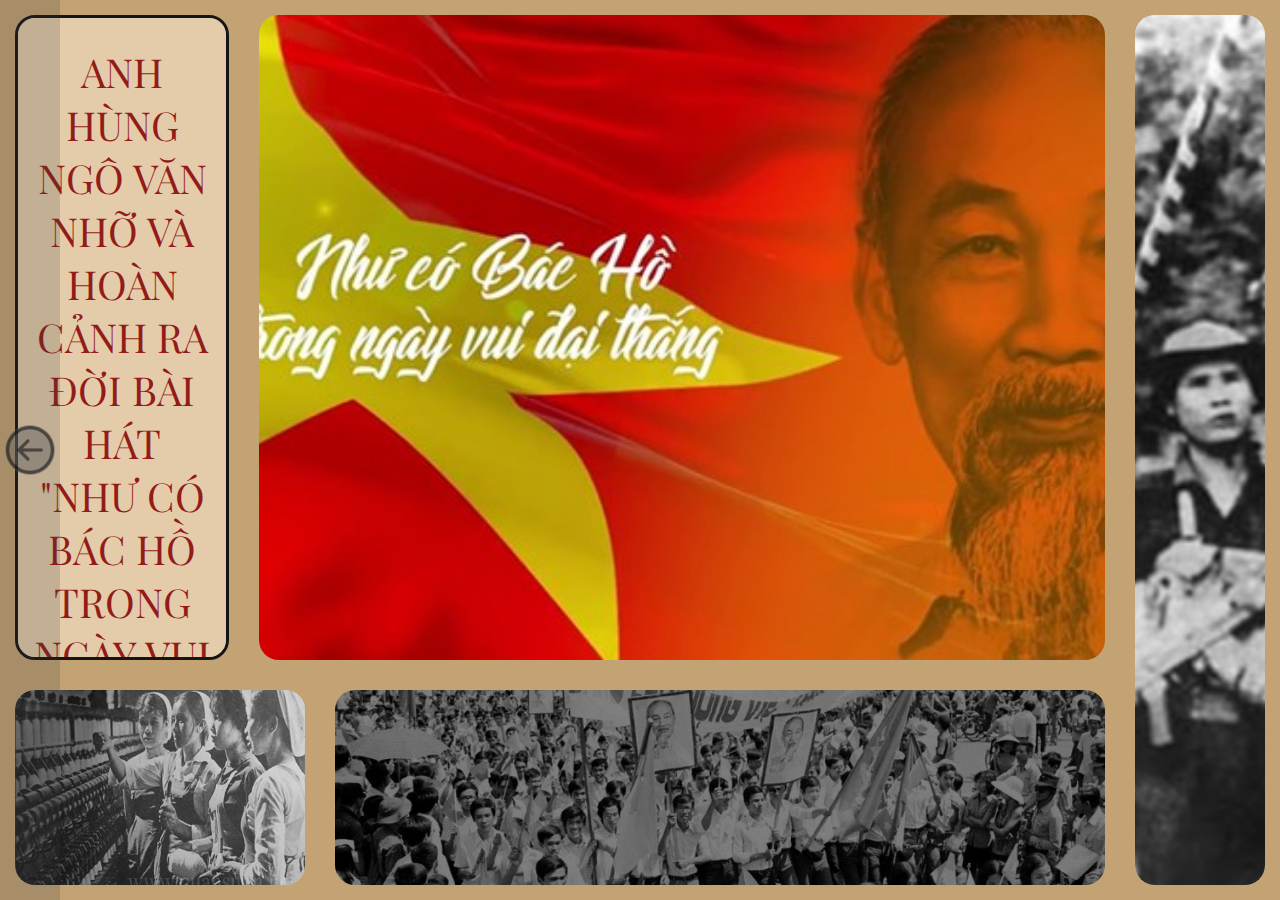
<file: baotang30-4-main/Bảo Tàng/trangbaotang-7.html>
<!DOCTYPE html>
<html>
<head>
	<meta charset="utf-8">
	<title>Ảnh chính</title>
	<meta name="viewport" content="width=device-width, initial-scale=1">
	<link
    rel="stylesheet"
    href="https://cdnjs.cloudflare.com/ajax/libs/animate.css/4.1.1/animate.min.css"
  />
	<link rel="stylesheet" href="https://cdnjs.cloudflare.com/ajax/libs/font-awesome/4.7.0/css/font-awesome.min.css">
	<link href="style7.css" rel="stylesheet" type="text/css" />
	<link href="trangbaotang-1.css" rel="stylesheet" type="text/css" />
	<link rel="preconnect" href="https://fonts.googleapis.com">
	<link rel="preconnect" href="https://fonts.gstatic.com" crossorigin>
	<link href="https://fonts.googleapis.com/css2?family=Playfair+Display:ital,wght@0,400..900;1,400..900&display=swap" rel="stylesheet">
</head>
<body>
	<div class="navleft">
		<button class="navleftb" onclick="navpage('6');">
			<img src="img/back-button.png" class="navimg" style="opacity: .5;">
		</button>
	</div>
	<div class="column1">
		<div class="row1">
			<div class="scrtext-container">
				<div class="scrtext">
					<div class="headline"><center><h1>ANH HÙNG NGÔ VĂN NHỠ VÀ HOÀN CẢNH RA ĐỜI BÀI HÁT "NHƯ CÓ BÁC HỒ TRONG NGÀY VUI ĐẠI THẮNG</h1></center></div>
					<p>Anh hùng Ngô Văn Nhỡ là Tiểu đoàn trưởng Tiểu đoàn 1, Lữ đoàn Xe tăng 203, dẫn đầu mũi đột kích của Quân đoàn 2 đánh chiếm Dinh Độc Lập ngày 30/4/1975.
					<br>
					Trên đường tiến quân, nhận thấy ngồi trên bọc thép để chỉ huy khá bất tiện, Ngô Văn Nhỡ rời xe, nhảy lên chiếc xe tăng số 912 để tiến lên đầu đội hình, tiện cho chỉ huy đơn vị.
					<br>
					Đến cầu Sài Gòn, kẻ địch dùng nhiều lực lượng xe tăng, tàu chiến, bộ binh … điên cuồng chống trả, lại có thêm 2 chiếc máy bay A37 ném bom. Hai xe tăng ta đi đầu trúng đạn, bốc cháy.
					<br>
					Không gian đặc quánh mùi sắt thép cháy, khói lửa mịt mù. Ngô Văn Nhỡ bật cửa đứng dậy nhô người trên tháp pháo quan sát tình hình để chỉ huy bộ đội. Nhưng một viên đạn đã bắn trúng đầu anh.
					Kíp xe 912 bàng hoàng thấy người tiểu đoàn trưởng thân yêu đã hi sinh ngay tại vị trí chỉ huy, trưởng xe gào lên trên điện đài cho toàn đơn vị: "Anh Nhỡ đã hy sinh! Bắn mạnh vào, trả thù cho tiểu đoàn trưởng!".<br>
					Thi hài người anh hùng được đưa xuống vệ đường bàn giao cho bộ phận chính sách. Những người khâm liệm cho anh kể lại: Ngay cả khi đã chết, gương mặt người tiểu đoàn trưởng dường như vẫn đang mỉm cười.<br>
					Anh đã lẫm liệt hy sinh khi chỉ còn cách đích đến cuối cùng vài nghìn mét, cái đích đến không chỉ của đơn vị anh mà còn là của cả dân tộc trong cuộc kháng chiến chống Mỹ cứu nước kéo dài hơn 20 năm vì non sông thống nhất.
					<br>
					Những ngày cuối tháng 4 năm 1975, chiến thắng liên tiếp của ta trong các chiến dịch đã làm nức lòng người dân Việt Nam. Các nhạc sĩ hăm hở lao vào sáng tác, chuẩn bị cho ngày hội chiến thắng. Nhạc sĩ Phạm Tuyên cũng trăn trở nhiều ngày đêm để sáng tác một bản hợp xướng. Sáng ngày 28 tháng 4, tiếng súng giải phóng của ta đã nổ giòn giã ở gần sát Sài Gòn. Thắng lợi cuối cùng đã nằm trong tầm tay. Nhạc sĩ bỗng reo lên: “Việt Nam! Hồ Chí Minh!”. Vậy là đoạn hai của một bài hát đã được hình thành. Sau đó, nhạc sĩ mới viết đoạn một: “Như có Bác Hồ…”.
					<br>
					Bài hát đã được viết xong chỉ trong một giờ đồng hồ. Với âm điệu giản dị, dễ nhớ, ca từ hào hùng, bài hát khi được phát thanh trên Đài Tiếng nói Việt Nam đã nhanh chóng được lan truyền khắp đất nước.
				</p>
				</div>
			</div>
			<div class="imgchinh-container">
				<div class="imgchinh-container2">
					<img src="img//Trang 7/trang71.jpg" class="imgchinh" alt="Ảnh chính">
				</div>
			</div>
		</div>
		<div class="row2">
			<div class="imgphu-container">
				<div class="imgphu-container2">
					<img src="img/Trang 7/trang73.png" class="imgphu" alt="Ảnh phụ">
				</div>
			</div>
			<div class="quote">
				<div class="quote-container">
					<div class="quote-bg">

					</div>
					<p></p>
				</div>
			</div>
		</div>
	</div>
	<div class="column2">
		<div class="iconic-container">
			<img src="img/Trang 7/trang72.png" class="imgiconic" alt="Ảnh iconic">
		</div>
	</div>
	<div class="navright">
		<button class="navrightb" onclick="navpage('8');">
			<img src="img/back-button-right.png" class="navimg" style="opacity: .5;">
		</button>
	</div>
	<script src="script.js"></script>
</body>
</html>
</file>
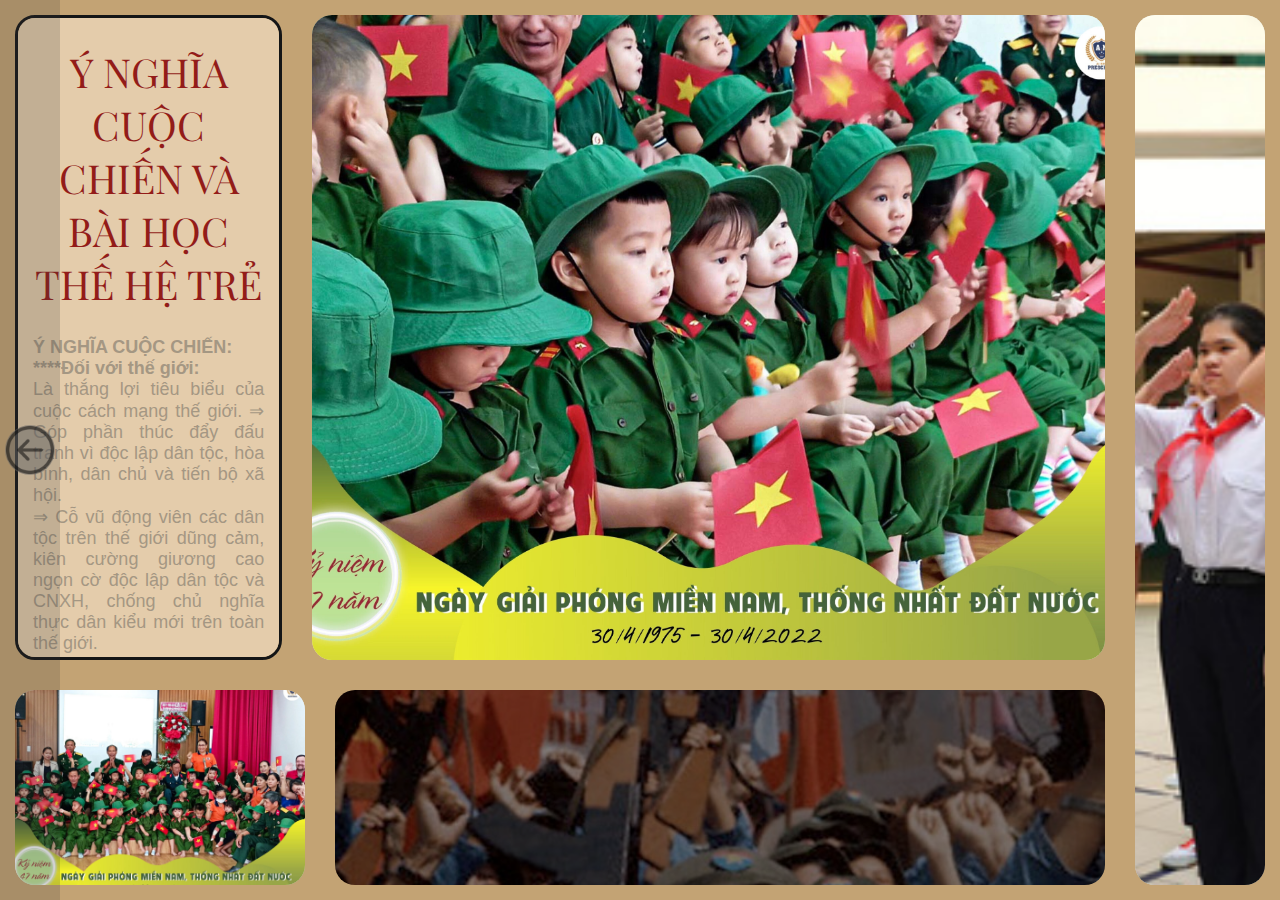
<file: baotang30-4-main/Bảo Tàng/trangbaotang-8.html>
<!DOCTYPE html>
<html>
<head>
	<meta charset="utf-8">
	<title>Ảnh chính</title>
	<meta name="viewport" content="width=device-width, initial-scale=1">
	<link
    rel="stylesheet"
    href="https://cdnjs.cloudflare.com/ajax/libs/animate.css/4.1.1/animate.min.css"
  />
	<link rel="stylesheet" href="https://cdnjs.cloudflare.com/ajax/libs/font-awesome/4.7.0/css/font-awesome.min.css">
	<link href="style8.css" rel="stylesheet" type="text/css" />
	<link href="trangbaotang-2.css" rel="stylesheet" type="text/css" />
	<link rel="preconnect" href="https://fonts.googleapis.com">
	<link rel="preconnect" href="https://fonts.gstatic.com" crossorigin>
	<link href="https://fonts.googleapis.com/css2?family=Playfair+Display:ital,wght@0,400..900;1,400..900&display=swap" rel="stylesheet">
</head>
<body>
	<div class="navleft">
		<button class="navleftb" onclick="navpage('7');">
			<img src="img/back-button.png" class="navimg" style="opacity: .5;">
		</button>
	</div>
	<div class="column1">
		<div class="row1">
			<div class="scrtext-container">
				<div class="scrtext">
					<div class="headline"><center><h1>Ý NGHĨA CUỘC CHIẾN VÀ BÀI HỌC THẾ HỆ TRẺ</h1></center></div>
					<p>
						<strong>Ý NGHĨA CUỘC CHIẾN:</strong><br>
						<strong>****Đối với thế giới:</strong><br>
						Là thắng lợi tiêu biểu của cuộc cách mạng thế giới.
						⇒ Góp phần thúc đẩy đấu tranh vì độc lập dân tộc, hòa bình, dân chủ và tiến bộ xã hội. <br>
						⇒ Cỗ vũ động viên các dân tộc trên thế giới dũng cảm, kiên cường giương cao ngọn cờ độc lập dân tộc và CNXH, chống chủ nghĩa thực dân kiểu mới trên toàn thế giới.<br>
						Nêu bật lên chân lý: “Trong thời đại ngày nay, một dân tộc đất không rộng, người không đông , kinh tế kém phát triển, song nhờ đoàn kết chặt chẽ và đấu tranh kiên cường dưới sự lãnh đạo của một Đảng Cộng sản chân chính, có đường lối và phương pháp cách mạng đúng đắn, nắm vững ngọn cờ độc lập dân tộc và CNXH, kết hợp chặt chẽ sức mạnh dân tộc với sức mạnh thời đại thì hoàn toàn có thể đánh bại mọi thế lực xâm lược”
						Mở đầu sự phá sản của chủ nghĩa thực dân mới trên toàn thế giới.
						<strong>****Đối với đất nước:</strong> <br>
						Chiến thắng 30/4, chấm dứt Chiến tranh Việt Nam và chiến tranh Đông Dương oanh liệt trong suốt 30 năm giành độc lập, tự do, thống đất nước; chấm dứt ách thống trị hơn một thế kỷ của chủ nghĩa thực dân cũ và mới trên đất nước ta. Giải phóng toàn miền Nam.<br>
						Là khởi đầu cho một kỷ nguyên mới độc lập, tự do, hòa bình trên toàn lãnh thổ Việt Nam.
						Chiến thắng mở ra cánh cửa cho Việt Nam trong việc thiết lập và phát triển quan hệ ngoại giao với nhiều quốc gia trên thế giới, góp phần tích cực vào sự hội nhập quốc tế.<br> 
						Xây dựng hình ảnh một quốc gia kiên cường, tự lực và tự cường.qua đó giúp nâng cao vị thế, vai trò của Việt Nam trên trường quốc tế.
						Sau khi giành được thắng lợi, nước ta đã bắt tay vào công cuộc khôi phục và xây dựng lại đất nước, từ đó hình thành các chính sách phát triển kinh tế, xã hội giúp phát triển kinh tế, đất nước để có thể cạnh tranh với các nước khác<br>
						Chiến thắng 30/4/1975 cũng góp phần củng cố niềm tự hào dân tộc, khơi dậy tinh thần yêu nước, tinh thần đoàn kết dân tộc, giúp thế hệ trẻ hiểu rõ hơn về lịch sử và giá trị văn hóa của đất nước, tạo động lực cho thế hệ trẻ tiếp nối công việc xây dựng và bảo vệ Tổ Quốc.
						<strong>BÀI HỌC THẾ HỆ TRẺ: 50 năm đã đi qua nhưng chiến thắng 30/4/1975 và không khí hào hùng vẫn còn đây.</strong><br>
						Là thế hệ được coi là chủ nhân tương lai của đất nước, chúng ta phải luôn biết ơn công lao của thế hệ cha anh đi trước đã ngã xuống giành độc lập, tự do cho dân tộc.<br>
 						Có trách nhiệm gìn giữ, “truyền lửa” về niềm tự hào dân tộc đến đời sau để kế thừa, phát huy những giá trị quý báu của lịch sử, khơi dậy sự trân trọng, tưởng nhớ với những lớp cha anh đã ngã xuống để bảo vệ Tổ quốc.<br>
						Là thế hệ trẻ chúng ta cần phải có trách nhiệm luôn tìm tòi, học hỏi về lịch sử của dân tộc ta qua đó giúp ta hiểu về giá trị của chiến thắng những năm hào hùng ấy, cho thế hệ trẻ hiểu thêm một chân lý:<br>
						“Mọi sự phát triển, mọi nền văn minh đều được xây dựng trên nền tảng của hòa bình.”
						Chính vì vậy niềm tự hào và quyết tâm ra sức xây dựng và bảo vệ nền độc lập, hòa bình của đất nước, nỗ lực ngày đêm lao động vì tương lai đất nước là điều quan trọng mà mỗi chúng ta cần phải phát huy. <br>
						Qua chiến thắng 30/4/1975, đã cho ta thấy tinh thần đoàn kết , ý chí, quyết tâm của nhân dân Việt Nam. Từ đó, cho thế hệ nhận thấy được tầm quan trọng giá trị của tinh thần đoàn kết, cùng nhau hướng về một mục tiêu chung để có thể vượt qua thử thách.
					</p>
				</div>
			</div>
			<div class="imgchinh-container">
				<div class="imgchinh-container2">
					<img src="img/Trang 8/trang81.jpg" class="imgchinh" alt="Ảnh chính">
				</div>
			</div>
		</div>
		<div class="row2">
			<div class="imgphu-container">
				<div class="imgphu-container2">
					<img src="img/Trang 8/trang82.jpg" class="imgphu" alt="Ảnh phụ">
				</div>
			</div>
			<div class="quote">
				<div class="quote-container">
					<div class="quote-bg">

					</div>
					<p></p>
				</div>
			</div>
		</div>
	</div>
	<div class="column2">
		<div class="iconic-container">
			<img src="img/Trang 8/trang83.jpeg" class="imgiconic" alt="Ảnh iconic">
		</div>
	</div>
	<div class="navright">
		<button class="navrightb" onclick="navpage('1');">
			<img src="img/back-button-right.png" class="navimg" style="opacity: .5;">
		</button>
	</div>
	<script src="script.js"></script>
</body>
</html>
</file>
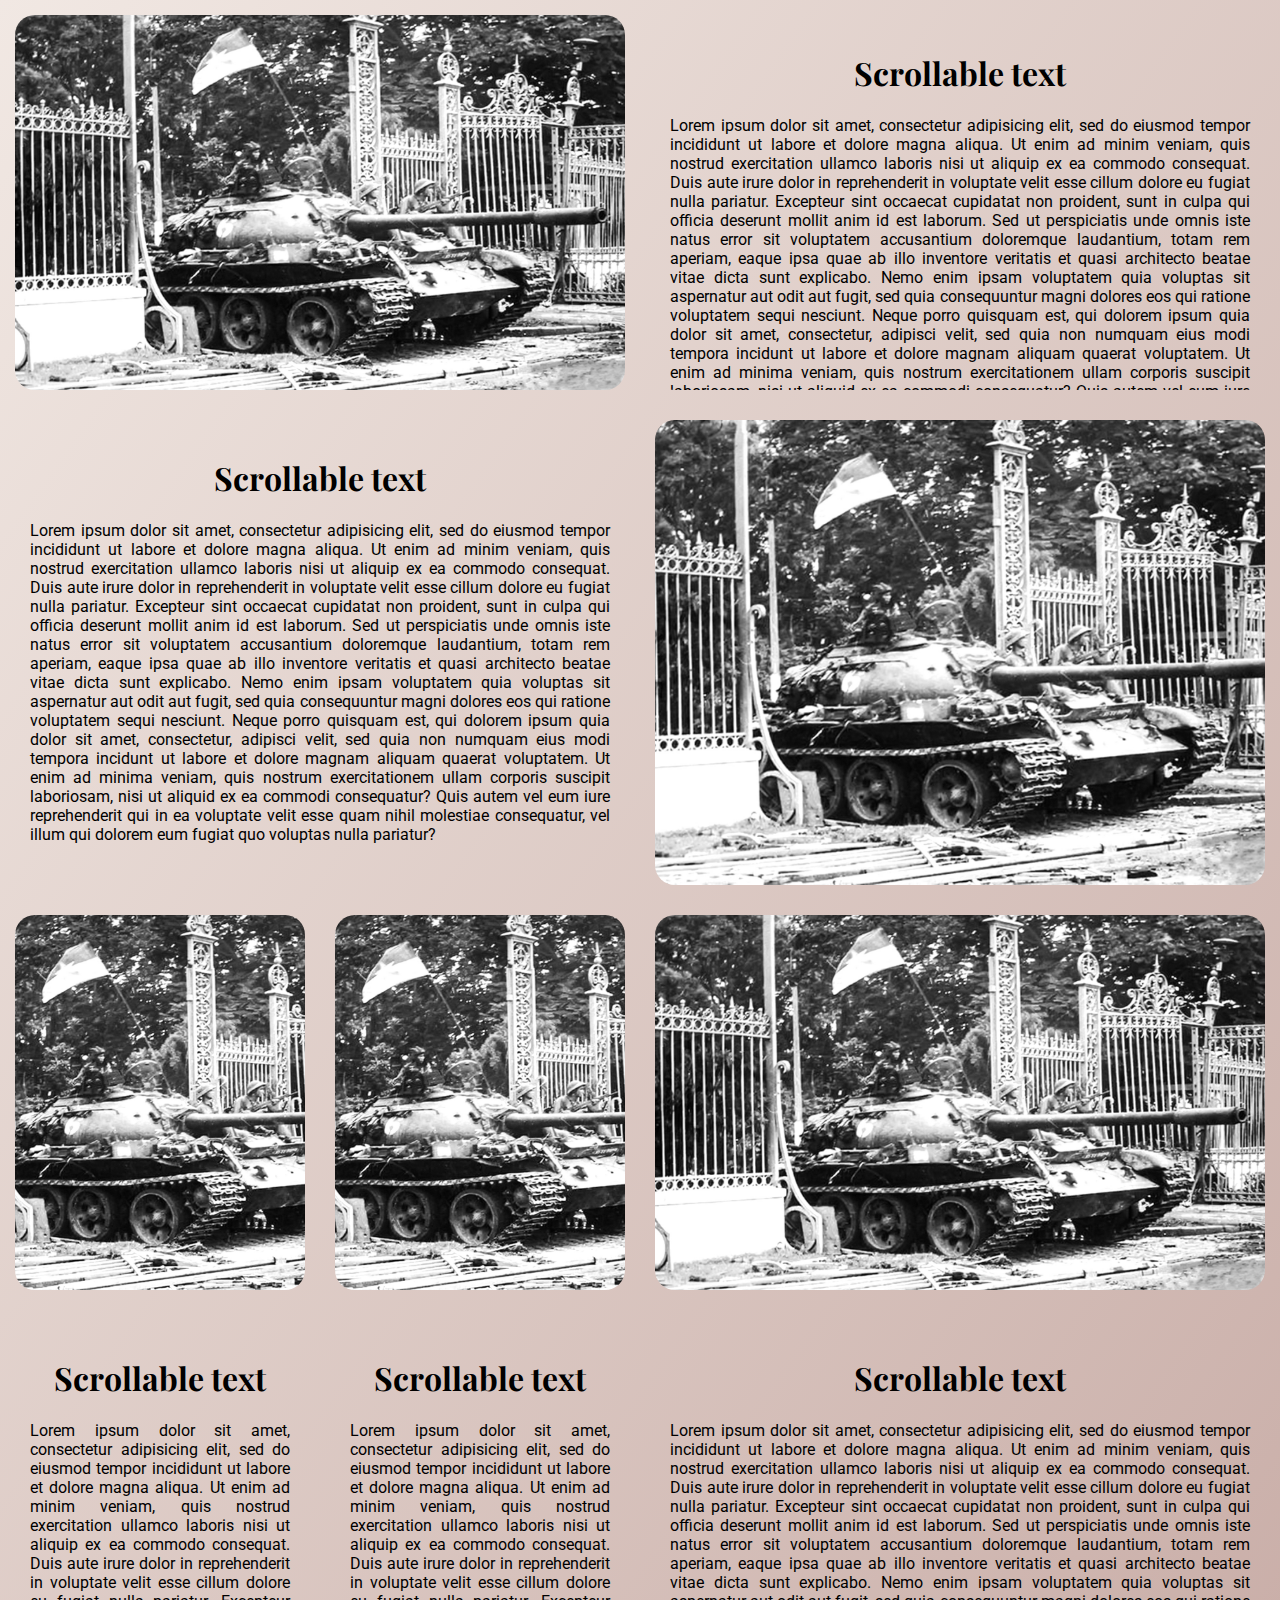
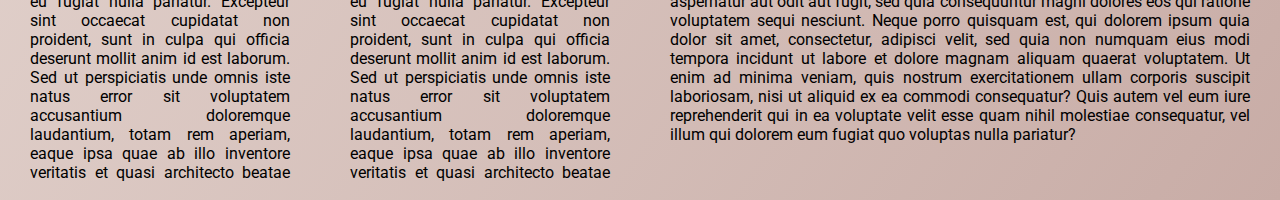
<file: baotang30-4-main/Bảo Tàng/trangbaotang-img.html>
<!DOCTYPE html>
<html>
<head>
	<meta charset="utf-8">
	<title>Ảnh chính</title>
	<meta name="viewport" content="width=device-width, initial-scale=1">
	<link
    rel="stylesheet"
    href="https://cdnjs.cloudflare.com/ajax/libs/animate.css/4.1.1/animate.min.css"
  />
	<link rel="stylesheet" href="https://cdnjs.cloudflare.com/ajax/libs/font-awesome/4.7.0/css/font-awesome.min.css">
	<link href="trangbaotang-img.css" rel="stylesheet" type="text/css" />
	<link rel="preconnect" href="https://fonts.googleapis.com">
	<link rel="preconnect" href="https://fonts.gstatic.com" crossorigin>
	<link href="https://fonts.googleapis.com/css2?family=Playfair+Display:ital,wght@0,400..900;1,400..900&display=swap" rel="stylesheet">
	<link rel="preconnect" href="https://fonts.googleapis.com">
	<link rel="preconnect" href="https://fonts.gstatic.com" crossorigin>
	<link href="https://fonts.googleapis.com/css2?family=Roboto:ital,wght@0,100;0,300;0,400;0,500;0,700;0,900;1,100;1,300;1,400;1,500;1,700;1,900&display=swap" rel="stylesheet">
</head>
<body>
	<div class="screen">
		<div class="row1">
			<div class="img1-container">
				<div class="img1-container2">
					<img src="img/xetang.jpg" class="img1" alt="Ảnh chính">
				</div>
			</div>
			<div class="scrtext1-container">
				<div class="scrtext1 textbox">
					<center><h1>Scrollable text</h1></center>
					<p>Lorem ipsum dolor sit amet, consectetur adipisicing elit, sed do eiusmod tempor incididunt ut labore et dolore magna aliqua. Ut enim ad minim veniam, quis nostrud exercitation ullamco laboris nisi ut aliquip ex ea commodo consequat. Duis aute irure dolor in reprehenderit in voluptate velit esse cillum dolore eu fugiat nulla pariatur. Excepteur sint occaecat cupidatat non proident, sunt in culpa qui officia deserunt mollit anim id est laborum. Sed ut perspiciatis unde omnis iste natus error sit voluptatem accusantium doloremque laudantium, totam rem aperiam, eaque ipsa quae ab illo inventore veritatis et quasi architecto beatae vitae dicta sunt explicabo. Nemo enim ipsam voluptatem quia voluptas sit aspernatur aut odit aut fugit, sed quia consequuntur magni dolores eos qui ratione voluptatem sequi nesciunt. Neque porro quisquam est, qui dolorem ipsum quia dolor sit amet, consectetur, adipisci velit, sed quia non numquam eius modi tempora incidunt ut labore et dolore magnam aliquam quaerat voluptatem. Ut enim ad minima veniam, quis nostrum exercitationem ullam corporis suscipit laboriosam, nisi ut aliquid ex ea commodi consequatur? Quis autem vel eum iure reprehenderit qui in ea voluptate velit esse quam nihil molestiae consequatur, vel illum qui dolorem eum fugiat quo voluptas nulla pariatur?</p>
				</div>
			</div>
		</div>
		<div class="row2">
			<div class="scrtext2-container">
				<div class="scrtext2 textbox">
					<center><h1>Scrollable text</h1></center>
					<p>Lorem ipsum dolor sit amet, consectetur adipisicing elit, sed do eiusmod tempor incididunt ut labore et dolore magna aliqua. Ut enim ad minim veniam, quis nostrud exercitation ullamco laboris nisi ut aliquip ex ea commodo consequat. Duis aute irure dolor in reprehenderit in voluptate velit esse cillum dolore eu fugiat nulla pariatur. Excepteur sint occaecat cupidatat non proident, sunt in culpa qui officia deserunt mollit anim id est laborum. Sed ut perspiciatis unde omnis iste natus error sit voluptatem accusantium doloremque laudantium, totam rem aperiam, eaque ipsa quae ab illo inventore veritatis et quasi architecto beatae vitae dicta sunt explicabo. Nemo enim ipsam voluptatem quia voluptas sit aspernatur aut odit aut fugit, sed quia consequuntur magni dolores eos qui ratione voluptatem sequi nesciunt. Neque porro quisquam est, qui dolorem ipsum quia dolor sit amet, consectetur, adipisci velit, sed quia non numquam eius modi tempora incidunt ut labore et dolore magnam aliquam quaerat voluptatem. Ut enim ad minima veniam, quis nostrum exercitationem ullam corporis suscipit laboriosam, nisi ut aliquid ex ea commodi consequatur? Quis autem vel eum iure reprehenderit qui in ea voluptate velit esse quam nihil molestiae consequatur, vel illum qui dolorem eum fugiat quo voluptas nulla pariatur?</p>
				</div>
			</div>
			<div class="img2-container">
				<div class="img2-container2">
					<img src="img/xetang.jpg" class="img2" alt="Ảnh chính">
				</div>
			</div>
		</div>

		<div class="page2">
			<div class="column1">
				<div class="imgc1-container">
					<div class="imgc1-container2">
						<img src="img/xetang.jpg" class="imgc1" alt="Ảnh chính">
					</div>
				</div>
				<div class="scrtextc1-container">
					<div class="scrtextc1 textbox">
						<center><h1>Scrollable text</h1></center>
						<p>Lorem ipsum dolor sit amet, consectetur adipisicing elit, sed do eiusmod tempor incididunt ut labore et dolore magna aliqua. Ut enim ad minim veniam, quis nostrud exercitation ullamco laboris nisi ut aliquip ex ea commodo consequat. Duis aute irure dolor in reprehenderit in voluptate velit esse cillum dolore eu fugiat nulla pariatur. Excepteur sint occaecat cupidatat non proident, sunt in culpa qui officia deserunt mollit anim id est laborum. Sed ut perspiciatis unde omnis iste natus error sit voluptatem accusantium doloremque laudantium, totam rem aperiam, eaque ipsa quae ab illo inventore veritatis et quasi architecto beatae vitae dicta sunt explicabo. Nemo enim ipsam voluptatem quia voluptas sit aspernatur aut odit aut fugit, sed quia consequuntur magni dolores eos qui ratione voluptatem sequi nesciunt. Neque porro quisquam est, qui dolorem ipsum quia dolor sit amet, consectetur, adipisci velit, sed quia non numquam eius modi tempora incidunt ut labore et dolore magnam aliquam quaerat voluptatem. Ut enim ad minima veniam, quis nostrum exercitationem ullam corporis suscipit laboriosam, nisi ut aliquid ex ea commodi consequatur? Quis autem vel eum iure reprehenderit qui in ea voluptate velit esse quam nihil molestiae consequatur, vel illum qui dolorem eum fugiat quo voluptas nulla pariatur?</p>
					</div>
				</div>
			</div>
			<div class="column2">
				<div class="imgc2-container">
					<div class="imgc2-container2">
						<img src="img/xetang.jpg" class="imgc2" alt="Ảnh chính">
					</div>
				</div>
				<div class="scrtextc2-container">
					<div class="scrtextc2 textbox">
						<center><h1>Scrollable text</h1></center>
						<p>Lorem ipsum dolor sit amet, consectetur adipisicing elit, sed do eiusmod tempor incididunt ut labore et dolore magna aliqua. Ut enim ad minim veniam, quis nostrud exercitation ullamco laboris nisi ut aliquip ex ea commodo consequat. Duis aute irure dolor in reprehenderit in voluptate velit esse cillum dolore eu fugiat nulla pariatur. Excepteur sint occaecat cupidatat non proident, sunt in culpa qui officia deserunt mollit anim id est laborum. Sed ut perspiciatis unde omnis iste natus error sit voluptatem accusantium doloremque laudantium, totam rem aperiam, eaque ipsa quae ab illo inventore veritatis et quasi architecto beatae vitae dicta sunt explicabo. Nemo enim ipsam voluptatem quia voluptas sit aspernatur aut odit aut fugit, sed quia consequuntur magni dolores eos qui ratione voluptatem sequi nesciunt. Neque porro quisquam est, qui dolorem ipsum quia dolor sit amet, consectetur, adipisci velit, sed quia non numquam eius modi tempora incidunt ut labore et dolore magnam aliquam quaerat voluptatem. Ut enim ad minima veniam, quis nostrum exercitationem ullam corporis suscipit laboriosam, nisi ut aliquid ex ea commodi consequatur? Quis autem vel eum iure reprehenderit qui in ea voluptate velit esse quam nihil molestiae consequatur, vel illum qui dolorem eum fugiat quo voluptas nulla pariatur?</p>
					</div>
				</div>
			</div>
			<div class="column3">
				<div class="imgc3-container">
					<div class="imgc3-container2">
						<img src="img/xetang.jpg" class="imgc3" alt="Ảnh chính">
					</div>
				</div>
				<div class="scrtextc3-container">
					<div class="scrtextc3 textbox">
						<center><h1>Scrollable text</h1></center>
						<p>Lorem ipsum dolor sit amet, consectetur adipisicing elit, sed do eiusmod tempor incididunt ut labore et dolore magna aliqua. Ut enim ad minim veniam, quis nostrud exercitation ullamco laboris nisi ut aliquip ex ea commodo consequat. Duis aute irure dolor in reprehenderit in voluptate velit esse cillum dolore eu fugiat nulla pariatur. Excepteur sint occaecat cupidatat non proident, sunt in culpa qui officia deserunt mollit anim id est laborum. Sed ut perspiciatis unde omnis iste natus error sit voluptatem accusantium doloremque laudantium, totam rem aperiam, eaque ipsa quae ab illo inventore veritatis et quasi architecto beatae vitae dicta sunt explicabo. Nemo enim ipsam voluptatem quia voluptas sit aspernatur aut odit aut fugit, sed quia consequuntur magni dolores eos qui ratione voluptatem sequi nesciunt. Neque porro quisquam est, qui dolorem ipsum quia dolor sit amet, consectetur, adipisci velit, sed quia non numquam eius modi tempora incidunt ut labore et dolore magnam aliquam quaerat voluptatem. Ut enim ad minima veniam, quis nostrum exercitationem ullam corporis suscipit laboriosam, nisi ut aliquid ex ea commodi consequatur? Quis autem vel eum iure reprehenderit qui in ea voluptate velit esse quam nihil molestiae consequatur, vel illum qui dolorem eum fugiat quo voluptas nulla pariatur?</p>
					</div>
				</div>
			</div>
		</div>
	</div>
</body>
</html>
</file>
<file: baotang30-4-main/Bảo Tàng/trangbaotang-1.css>
* {
	box-sizing: border-box; 
}

/*// <uniquifier>: Use a unique and descriptive class name
// <weight>: Use a value from 400 to 900*/

/*.playfair-display-<uniquifier> {
  font-family: "Playfair Display", serif;
  font-optical-sizing: auto;
  font-weight: <weight>;
  font-style: normal;
}*/

body {
	display: flex;
	min-height: 100vh;
	flex-direction: row;
	margin: 0;
	flex: 1 1 100vw;
	background-image: linear-gradient(to bottom right, #c3a374  ,#c3a374       );
	font-family: "Playfair Display", serif;
	font-optical-sizing: auto;
	font-weight: 400;
	font-style: normal;
	position: relative;
}

p {
	z-index: 2;
}

h1 {
	font-weight: 400;
}

@keyframes fadein {
	from { opacity: 0; }
	to   { opacity: 1; }
}

.navhome {
	position: absolute;
	top: 15px;
	left: 5px;
}

.homeimg {
	width: 150%;
	height: 100%;
}

.navleft {
	display: flex;
	width: 60px;
	height: 100%;
	position: absolute;
	top: 0;
	left: 0;
	background: rgba(59, 59, 59, .2);
	z-index: 5;
	justify-content: center;
	align-items: center;
	opacity: 0;
	transition: opacity .5s;
}

.navleft:hover {
	opacity: 1;
}

.navright {
	display: flex;
	width: 60px;
	height: 100%;
	position: absolute;
	top: 0;
	right: 0;
	background: rgba(59, 59, 59, .2);
	z-index: 5;
	justify-content: center;
	align-items: center;
	opacity: 0;
	transition: opacity .5s;
}

.navright:hover {
	opacity: 1;
}

/* From Uiverse.io by cssbuttons-io */ 
button {
	display: flex;
	width: 50px;
	height: 50px;
/*	padding: 1.3em 3em;*/
	/*font-size: 10px;
	text-transform: uppercase;
	letter-spacing: 2.5px;
	font-weight: 500;*/
/*	color: #000;*/
	background: rgba(100, 100, 100, .5);
	border: none;
	border-radius: 25px;
/*	box-shadow: 0px 8px 15px rgba(0, 0, 0, 0.1);*/
	transition: all 0.3s ease 0s;
	cursor: pointer;
	outline: none;
	justify-content: center;
	align-items: center;
}

button:hover {
	background-color: #23c483;
	box-shadow: 0px 15px 20px rgba(46, 229, 157, .2);
	color: #fff;
	transform: translateY(-7px);
}

button:active {
	transform: translateY(-1px);
}

.navimg {
	width: 150%;
	height: 100%;
}

.column1 {
	display: flex;
	flex: 0 0 87.5vw;
	flex-direction: column;
	height: 100vh;
	min-width: 87.5vw;
/*	background-color: #4895ef;*/
}

.row1 {
	display: flex;
	flex: 0 0 75vh;
	flex-direction: row;
	height: 75vh;
	min-width: 87.5vw;
/*	background-color: #7678ed;*/
}

.scrtext-container {
	/*display: flex;
	flex: 0 0 25vw;*/
	height: 100%;
	width: 25vw;
/*	background-color: #3a0ca3;*/
	padding: 15px;
	transition: width 1.0s;
	pointer-events: none;

	animation: fadein 1.0s;
	animation-fill-mode: both;
/*	animation-delay: 0.1s;*/
}

.scrtext {
	width: 100%;
	height: 100%;
	background-color: #e4ccab ;
	border-radius: 20px;
	padding: 0px 15px 15px 15px;
	overflow: scroll;
	text-align: justify;
	text-justify: inter-word;
	color: #a49783 ;
	pointer-events: auto;
	font-family: "Playfair Display", serif;
	font-size: 18px;
	border-style: solid;
	border-color: #141516;
}

.scrtext p {
	-webkit-transition: color 1s; /* For Safari 3.0 to 6.0 */
	transition: color 1s; /* For modern browsers */
}

.scrtext:hover > .pg {
	color: #1c1c1c;
}

.headline {
	color:#931c19;
	font-size: 20px;
	font-family: "Playfair Display", serif;
}

.scrtext::-webkit-scrollbar {
	display: none;
}

.scrtext {
	-ms-overflow-style: none;
	scrollbar-width: none;
}

.scrtext-container:hover {
	width: 50vw;
}

.imgchinh-container {
/*	display: flex;*/
/*	flex: 0 0 62.5vw;*/
	flex-grow: 1;
/*	height: 100%;*/
/*	width: 62.5vw;*/
/*	background-color: #a3b18a;*/
	padding: 15px;

	animation: fadein 1.0s;
	animation-fill-mode: both;
	animation-delay: 0.1s;
}

.imgchinh-container2 {
	width: 100%;
	height: 100%;
	border-radius: 20px;
	background-color: #e9edc9;
	overflow: hidden;
}

.imgchinh {
	width: 100%;
	height: 100%;
	object-fit: cover;
	transition: transform 0.5s;
}

.imgchinh:hover {
	transform: scale(1.1);
}

.row2 {
	display: flex;
	flex: 0 0 25vh;
	flex-direction: row;
	height: 25vh;
	width: 87.5vw;
/*	background-color: #bde0fe;*/
}

.imgphu-container {
	display: flex;
	flex: 0 0 25vw;
	height: 100%;
	width: 25vw;
/*	background-color: #caf0f8;*/
	padding: 15px;

	animation: fadein 1.0s;
	animation-fill-mode: both;
	animation-delay: 0.1s;
}

.imgphu-container2 {
	width: 100%;
	height: 100%;
	border-radius: 20px;
	background-color: #dad7cd;
	overflow: hidden;
}

.imgphu {
	/*width: 100%;
	max-height: 100%;*/
	width: 100%;
	height: 100%;
	object-fit: cover;
	transition: transform 0.5s;
}

.imgphu:hover {
	transform: scale(1.1);
}

.quote {
	display: flex;
	flex: 0 0 62.5vw;
	height: 100%;
	width: 62.5vw;
/*	background-color: #b0c4b1;*/
	padding: 15px;

	animation: fadein 1.0s;
	animation-fill-mode: both;
	animation-delay: 0.2s;
}

.quote-container {
	display: flex;
	position: relative;
	width: 100%;
	height: 100%;
	border-radius: 20px;
/*	background-color: #588157;*/
	overflow: hidden;
	color: white;
	justify-content: center;
	align-items: center;
	padding: 15px;
}

.quote-bg {
	position: absolute;
	z-index: 1;
	top: 0;
	bottom: 0;
	left: 0;
	right: 0;
	background-image: url('img/chienthang.jpg');
	background-size: cover;
	background-position: center;
	filter: brightness(0.5);
	width: 100%;
	height: 100%;
}

.column2 {
	display: flex;
	flex: 0 0 12.5vw;
	flex-direction: column;
	height: 100vh;
	width: 12.5vw;
/*	background-color: #a8dadc;*/
	padding: 15px;
}

.iconic-container {
	width: 100%;
	height: 100%;
	border-radius: 20px;
	background-color: #dad7cd;
	overflow: hidden;

	animation: fadein 1.0s;
	animation-fill-mode: both;
	animation-delay: 0.3s;
}

.imgiconic {
	width: 100%;
	height: 100%;
	object-fit: cover;
	transition: transform 0.5s;
}

.imgiconic:hover {
	transform: scale(1.1);
}
</file>
<file: baotang30-4-main/Bảo Tàng/trangbaotang-2.css>
* {
	box-sizing: border-box; 
}

/*// <uniquifier>: Use a unique and descriptive class name
// <weight>: Use a value from 400 to 900*/

/*.playfair-display-<uniquifier> {
  font-family: "Playfair Display", serif;
  font-optical-sizing: auto;
  font-weight: <weight>;
  font-style: normal;
}*/

body {
	display: flex;
	min-height: 100vh;
	flex-direction: row;
	margin: 0;
	flex: 1 1 100vw;
	background-image: linear-gradient(to bottom right, #c3a374, #c3a374);
	font-family: "Playfair Display", serif;
	font-optical-sizing: auto;
	font-weight: 400;
	font-style: normal;
}

p {
	z-index: 2;
	font-family: "Roboto", sans-serif;
	font-weight: 400;
	font-style: normal;
}

h1 {
	font-weight: 400;
}

@keyframes fadein {
	from { opacity: 0; }
	to   { opacity: 1; }
}

.navhome {
	position: absolute;
	top: 15px;
	left: 5px;
}

.homeimg {
	width: 150%;
	height: 100%;
}

.navleft {
	display: flex;
	width: 60px;
	height: 100%;
	position: absolute;
	top: 0;
	left: 0;
	background: rgba(59, 59, 59, .2);
	z-index: 5;
	justify-content: center;
	align-items: center;
	opacity: 0;
	transition: opacity .5s;
}

.navleft:hover {
	opacity: 1;
}

.navright {
	display: flex;
	width: 60px;
	height: 100%;
	position: absolute;
	top: 0;
	right: 0;
	background: rgba(59, 59, 59, .2);
	z-index: 5;
	justify-content: center;
	align-items: center;
	opacity: 0;
	transition: opacity .5s;
}

.navright:hover {
	opacity: 1;
}

/* From Uiverse.io by cssbuttons-io */ 
button {
	display: flex;
	width: 50px;
	height: 50px;
/*	padding: 1.3em 3em;*/
	/*font-size: 10px;
	text-transform: uppercase;
	letter-spacing: 2.5px;
	font-weight: 500;*/
/*	color: #000;*/
	background: rgba(100, 100, 100, .5);
	border: none;
	border-radius: 25px;
/*	box-shadow: 0px 8px 15px rgba(0, 0, 0, 0.1);*/
	transition: all 0.3s ease 0s;
	cursor: pointer;
	outline: none;
	justify-content: center;
	align-items: center;
}

button:hover {
	background-color: #23c483;
	box-shadow: 0px 15px 20px rgba(46, 229, 157, .2);
	color: #fff;
	transform: translateY(-7px);
}

button:active {
	transform: translateY(-1px);
}

.navimg {
	width: 150%;
	height: 100%;
}

.column1 {
	display: flex;
	flex: 0 0 87.5vw;
	flex-direction: column;
	height: 100vh;
	min-width: 87.5vw;
/*	background-color: #4895ef;*/
}

.row1 {
	display: flex;
	flex: 0 0 75vh;
	flex-direction: row;
	height: 75vh;
	min-width: 87.5vw;
/*	background-color: #7678ed;*/
}

.scrtext-container {
	/*display: flex;
	flex: 0 0 25vw;*/
	height: 100%;
	width: 25vw;
/*	background-color: #3a0ca3;*/
	padding: 15px;
	transition: width 1.0s;
	pointer-events: none;

	animation: fadein 1.0s;
	animation-fill-mode: both;
	animation-delay: 0.1s;
}

.scrtext {
	width: 100%;
	height: 100%;
	background-color: #e4ccab ;
	border-radius: 20px;
	padding: 0px 15px 15px 15px;
	overflow: scroll;
	text-align: justify;
	text-justify: inter-word;
	color: #a49783 ;
	pointer-events: auto;
	font-family: "Playfair Display", serif;
	font-size: 18px;
	border-style: solid;
	border-color: #141516;
}

.headline {
	color:#931c19;
	font-size: 20px;
	font-family: "Playfair Display", serif;
}

.scrtext p {
	-webkit-transition: color 1s; /* For Safari 3.0 to 6.0 */
    transition: color 1s; /* For modern browsers */
}

.scrtext p:hover {
	color: #1e1e1c;
}

.scrtext::-webkit-scrollbar {
	display: none;
}

.scrtext {
	-ms-overflow-style: none;
	scrollbar-width: none;
}

.scrtext-container:hover {
	width: 50vw;
}

.imgchinh-container {
/*	display: flex;*/
/*	flex: 0 0 62.5vw;*/
	flex-grow: 1;
/*	height: 100%;*/
/*	width: 62.5vw;*/
/*	background-color: #a3b18a;*/
	padding: 15px;

	animation: fadein 1.0s;
	animation-fill-mode: both;
/*	animation-delay: 0.1s;*/
}

.imgchinh-container2 {
	width: 100%;
	height: 100%;
	border-radius: 20px;
	background-color: #e9edc9;
	overflow: hidden;
}

.imgchinh {
	width: 100%;
	height: 100%;
	object-fit: cover;
	transition: transform 0.5s;
}

.imgchinh:hover {
	transform: scale(1.1);
}

.row2 {
	display: flex;
	flex: 0 0 25vh;
	flex-direction: row;
	height: 25vh;
	width: 87.5vw;
/*	background-color: #bde0fe;*/
}

.imgphu-container {
	display: flex;
	flex: 0 0 25vw;
	height: 100%;
	width: 25vw;
/*	background-color: #caf0f8;*/
	padding: 15px;

	animation: fadein 1.0s;
	animation-fill-mode: both;
	animation-delay: 0.2s;
}

.imgphu-container2 {
	width: 100%;
	height: 100%;
	border-radius: 20px;
	background-color: #dad7cd;
	overflow: hidden;
}

.imgphu {
	/*width: 100%;
	max-height: 100%;*/
	width: 100%;
	height: 100%;
	object-fit: cover;
	transition: transform 0.5s;
}

.imgphu:hover {
	transform: scale(1.1);
}

.quote {
	display: flex;
	flex: 0 0 62.5vw;
	height: 100%;
	width: 62.5vw;
/*	background-color: #b0c4b1;*/
	padding: 15px;

	animation: fadein 1.0s;
	animation-fill-mode: both;
	animation-delay: 0.1s;
}

.quote-container {
	display: flex;
	position: relative;
	width: 100%;
	height: 100%;
	border-radius: 20px;
/*	background-color: #588157;*/
	overflow: hidden;
	color: white;
	justify-content: center;
	align-items: center;
	padding: 15px;
}

.quote-bg {
	position: absolute;
	z-index: 1;
	top: 0;
	bottom: 0;
	left: 0;
	right: 0;
	background-image: url('img/Trang 2/trang24.png');
	background-size: cover;
	background-position: center;
	filter: brightness(0.5);
	width: 100%;
	height: 100%;
}

.column2 {
	display: flex;
	flex: 0 0 12.5vw;
	flex-direction: column;
	height: 100vh;
	width: 12.5vw;
/*	background-color: #a8dadc;*/
	padding: 15px;
}

.iconic-container {
	width: 100%;
	height: 100%;
	border-radius: 20px;
	background-color: #dad7cd;
	overflow: hidden;

	animation: fadein 1.0s;
	animation-fill-mode: both;
	animation-delay: 0.3s;
}

.imgiconic {
	width: 100%;
	height: 100%;
	object-fit: cover;
	transition: transform 0.5s;
}

.imgiconic:hover {
	transform: scale(1.1);
}
</file>
<file: baotang30-4-main/Bảo Tàng/trangbaotang-3.css>
* {
	box-sizing: border-box; 
}

/*// <uniquifier>: Use a unique and descriptive class name
// <weight>: Use a value from 400 to 900*/

/*.playfair-display-<uniquifier> {
  font-family: "Playfair Display", serif;
  font-optical-sizing: auto;
  font-weight: <weight>;
  font-style: normal;
}*/

body {
	display: flex;
	min-height: 100vh;
	flex-direction: row;
	margin: 0;
	flex: 1 1 100vw;
	background-image: linear-gradient(to bottom right, #c3a374, #c3a374);
	font-family: "Playfair Display", serif;
	font-optical-sizing: auto;
	font-weight: 400;
	font-style: normal;
}

p {
	z-index: 2;
	font-family: "Roboto", sans-serif;
	font-weight: 400;
	font-style: normal;
}

h1 {
	font-weight: 400;
}

@keyframes fadein {
	from { opacity: 0; }
	to   { opacity: 1; }
}

.navhome {
	position: absolute;
	top: 15px;
	left: 5px;
}

.homeimg {
	width: 150%;
	height: 100%;
}

.navleft {
	display: flex;
	width: 60px;
	height: 100%;
	position: absolute;
	top: 0;
	left: 0;
	background: rgba(59, 59, 59, .2);
	z-index: 5;
	justify-content: center;
	align-items: center;
	opacity: 0;
	transition: opacity .5s;
}

.navleft:hover {
	opacity: 1;
}

.navright {
	display: flex;
	width: 60px;
	height: 100%;
	position: absolute;
	top: 0;
	right: 0;
	background: rgba(59, 59, 59, .2);
	z-index: 5;
	justify-content: center;
	align-items: center;
	opacity: 0;
	transition: opacity .5s;
}

.navright:hover {
	opacity: 1;
}

/* From Uiverse.io by cssbuttons-io */ 
button {
	display: flex;
	width: 50px;
	height: 50px;
/*	padding: 1.3em 3em;*/
	/*font-size: 10px;
	text-transform: uppercase;
	letter-spacing: 2.5px;
	font-weight: 500;*/
/*	color: #000;*/
	background: rgba(100, 100, 100, .5);
	border: none;
	border-radius: 25px;
/*	box-shadow: 0px 8px 15px rgba(0, 0, 0, 0.1);*/
	transition: all 0.3s ease 0s;
	cursor: pointer;
	outline: none;
	justify-content: center;
	align-items: center;
}

button:hover {
	background-color: #23c483;
	box-shadow: 0px 15px 20px rgba(46, 229, 157, .2);
	color: #fff;
	transform: translateY(-7px);
}

button:active {
	transform: translateY(-1px);
}

.navimg {
	width: 150%;
	height: 100%;
}

.column1 {
	display: flex;
	flex: 0 0 87.5vw;
	flex-direction: column;
	height: 100vh;
	min-width: 87.5vw;
/*	background-color: #4895ef;*/
}

.row1 {
	display: flex;
	flex: 0 0 75vh;
	flex-direction: row;
	height: 75vh;
	min-width: 87.5vw;
/*	background-color: #7678ed;*/
}

.scrtext-container {
	/*display: flex;
	flex: 0 0 25vw;*/
	height: 100%;
	width: 25vw;
/*	background-color: #3a0ca3;*/
	padding: 15px;
	transition: width 1.0s;
	pointer-events: none;

	animation: fadein 1.0s;
	animation-fill-mode: both;
	animation-delay: 0.1s;
}

.scrtext {
	width: 100%;
	height: 100%;
	background-color: #e4ccab ;
	border-radius: 20px;
	padding: 0px 15px 15px 15px;
	overflow: scroll;
	text-align: justify;
	text-justify: inter-word;
	color: #a49783 ;
	pointer-events: auto;
	font-family: "Playfair Display", serif;
	font-size: 18px;
	border-style: solid;
	border-color: #141516;
}

.headline {
	color:#931c19;
	font-size: 20px;
	font-family: "Playfair Display", serif;
}

.scrtext p {
	-webkit-transition: color 1s; /* For Safari 3.0 to 6.0 */
    transition: color 1s; /* For modern browsers */
}

.scrtext p:hover {
	color: #1e1e1c; /* Adjust the color as needed */
	font-weight: bold; /* Add this line to make it bolder */
}

.scrtext::-webkit-scrollbar {
	display: none;
}

.scrtext {
	-ms-overflow-style: none;
	scrollbar-width: none;
}

.scrtext-container:hover {
	width: 50vw;
}

.imgchinh-container {
/*	display: flex;*/
/*	flex: 0 0 62.5vw;*/
	flex-grow: 1;
/*	height: 100%;*/
/*	width: 62.5vw;*/
/*	background-color: #a3b18a;*/
	padding: 15px;

	animation: fadein 1.0s;
	animation-fill-mode: both;
	animation-delay: 0.2s;
}

.imgchinh-container2 {
	width: 100%;
	height: 100%;
	border-radius: 20px;
	background-color: #e9edc9;
	overflow: hidden;
}

.imgchinh {
	width: 100%;
	height: 100%;
	object-fit: cover;
	transition: transform 0.5s;
}

.imgchinh:hover {
	transform: scale(1.1);
}

.row2 {
	display: flex;
	flex: 0 0 25vh;
	flex-direction: row;
	height: 25vh;
	width: 87.5vw;
/*	background-color: #bde0fe;*/
}

.imgphu-container {
	display: flex;
	flex: 0 0 25vw;
	height: 100%;
	width: 25vw;
/*	background-color: #caf0f8;*/
	padding: 15px;

	animation: fadein 1.0s;
	animation-fill-mode: both;
	animation-delay: 0.2s;
}

.imgphu-container2 {
	width: 100%;
	height: 100%;
	border-radius: 20px;
	background-color: #dad7cd;
	overflow: hidden;
}

.imgphu {
	/*width: 100%;
	max-height: 100%;*/
	width: 100%;
	height: 100%;
	object-fit: cover;
	transition: transform 0.5s;
}

.imgphu:hover {
	transform: scale(1.1);
}

.quote {
	display: flex;
	flex: 0 0 62.5vw;
	height: 100%;
	width: 62.5vw;
/*	background-color: #b0c4b1;*/
	padding: 15px;

	animation: fadein 1.0s;
	animation-fill-mode: both;
	animation-delay: 0.3s;
}

.quote-container {
	display: flex;
	position: relative;
	width: 100%;
	height: 100%;
	border-radius: 20px;
/*	background-color: #588157;*/
	overflow: hidden;
	color: white;
	justify-content: center;
	align-items: center;
	padding: 15px;
}

.quote-bg {
	position: absolute;
	z-index: 1;
	top: 0;
	bottom: 0;
	left: 0;
	right: 0;
	background-image: url('img/Trang 3/trang32.jpg');
	background-size: cover;
	background-position: center;
	filter: brightness(0.5);
	width: 100%;
	height: 100%;
}

.column2 {
	display: flex;
	flex: 0 0 12.5vw;
	flex-direction: column;
	height: 100vh;
	width: 12.5vw;
/*	background-color: #a8dadc;*/
	padding: 15px;
}

.iconic-container {
	width: 100%;
	height: 100%;
	border-radius: 20px;
	background-color: #dad7cd;
	overflow: hidden;

	animation: fadein 1.0s;
	animation-fill-mode: both;
/*	animation-delay: 0.3s;*/
}

.imgiconic {
	width: 100%;
	height: 100%;
	object-fit: cover;
	transition: transform 0.5s;
}

.imgiconic:hover {
	transform: scale(1.1);
}

.ngay {
	font-size: 30px;
}
</file>
<file: baotang30-4-main/Bảo Tàng/style4.css>
.quote-bg {
	background-image: url('img/Trang 4/trang42.jpg') !important;
}
</file>
<file: baotang30-4-main/Bảo Tàng/style5.css>
.quote-bg {
	background-image: url('img/Trang 5/trang54.jpg') !important;
}
</file>
<file: baotang30-4-main/Bảo Tàng/style6.css>
.quote-bg {
	background-image: url('img/Trang 6/trang63.png') !important;
}
</file>
<file: baotang30-4-main/Bảo Tàng/style7.css>
.quote-bg {
	background-image: url('img/Trang 7/trang74.png') !important;
}
</file>
<file: baotang30-4-main/Bảo Tàng/style8.css>
.quote-bg {
	background-image: url('img/Trang 8/trang84.png') !important;
}
</file>
<file: baotang30-4-main/Bảo Tàng/trangbaotang-img.css>
* {
	box-sizing: border-box; 
}

/*// <uniquifier>: Use a unique and descriptive class name
// <weight>: Use a value from 400 to 900*/

/*.playfair-display-<uniquifier> {
  font-family: "Playfair Display", serif;
  font-optical-sizing: auto;
  font-weight: <weight>;
  font-style: normal;
}*/

body {
	display: flex;
	min-height: 100vh;
	flex-direction: row;
	margin: 0;
	flex: 1 1 100vw;
	background-image: linear-gradient(to bottom right, #f1e8e3, #c8aca6);
	font-family: "Playfair Display", serif;
	font-optical-sizing: auto;
	font-weight: 400;
	font-style: normal;
}

p {
	z-index: 2;
	font-family: "Roboto", sans-serif;
	font-weight: 400;
	font-style: normal;
}

.textbox::-webkit-scrollbar {
	display: none;
}

.textbox {
	-ms-overflow-style: none;
	scrollbar-width: none;
}



@keyframes fadein {
	from { opacity: 0; }
	to   { opacity: 1; }
}

.screen {
	display: flex;
	flex-direction: column;
	flex: 0 0 100vw;
	width: 100vw;
	height: 200vh;
}

.row1 {
	display: flex;
	flex-direction: row;
	flex: 0 0 45vh;
	height: 45vh;
	width: 100vw;
}

.img1-container {
	flex-grow: 0;
	flex-shrink: 0;
	height: 100%;
	width: 50%;
	padding: 15px;
	animation: fadein 1.0s;
	animation-fill-mode: both;
/*	animation-delay: 0.1s;*/
}

.img1-container2 {
	width: 100%;
	height: 100%;
	border-radius: 20px;
	background-color: #e9edc9;
	overflow: hidden;
}

img {
	width: 100%;
	height: 100%;
	object-fit: cover;
	transition: transform 0.5s;
}

img:hover {
	transform: scale(1.1);
}

.scrtext1-container {
	flex-grow: 1;
	padding: 15px;
	animation: fadein 1.0s;
	animation-fill-mode: both;
	animation-delay: 0.1s;
}

.scrtext1 {
	width: 100%;
	height: 100%;
/*	background-color: #0d1b2a;*/
	border-radius: 20px;
	padding: 15px;
	overflow: scroll;
	text-align: justify;
	text-justify: inter-word;
	color: black;
	pointer-events: auto;
}

.row2 {
	display: flex;
	flex-direction: row;
	flex: 0 0 55vh;
	height: 55vh;
	width: 100%;
}

.scrtext2-container {
	flex-grow: 0;
	flex-shrink: 0;
	height: 100%;
	width: 50vw;
	padding: 15px;
	animation: fadein 1.0s;
	animation-fill-mode: both;
	animation-delay: 0.1s;
}

.scrtext2 {
	width: 100%;
	height: 100%;
/*	background-color: #0d1b2a;*/
	border-radius: 20px;
	padding: 15px;
	overflow: scroll;
	text-align: justify;
	text-justify: inter-word;
	color: black;
	pointer-events: auto;
}

.img2-container {
	flex-grow: 1;
	padding: 15px;
	animation: fadein 1.0s;
	animation-fill-mode: both;
	animation-delay: 0.2s;
}

.img2-container2 {
	width: 100%;
	height: 100%;
	border-radius: 20px;
	background-color: #e9edc9;
	overflow: hidden;
}



.page2 {
	display: flex;
	flex-direction: row;
	flex: 0 0 100vh;
	width: 100vw;
	height: 100vh;
}

.column1 {
	display: flex;
	flex-direction: column;
	flex: 0 0 25vw;
	width: 25vw;
	height: 100vh;
}

.imgc1-container {
	flex-grow: 0;
	flex-shrink: 0;
	height: 45vh;
	width: 100%;
	padding: 15px;
	animation: fadein 1.0s;
	animation-fill-mode: both;
	animation-delay: 0.3s;
}

.imgc1-container2 {
	width: 100%;
	height: 100%;
	border-radius: 20px;
	background-color: #e9edc9;
	overflow: hidden;
}

.scrtextc1-container {
	flex-grow: 0;
	flex-shrink: 0;
	height: 55vh;
	padding: 15px;
	animation: fadein 1.0s;
	animation-fill-mode: both;
	animation-delay: 0.4s;
}

.scrtextc1 {
	width: 100%;
	height: 100%;
/*	background-color: #0d1b2a;*/
	border-radius: 20px;
	padding: 15px;
	overflow: scroll;
	text-align: justify;
	text-justify: inter-word;
	color: black;
	pointer-events: auto;
}

.column2 {
	display: flex;
	flex-direction: column;
	flex: 0 0 25vw;
	width: 25vw;
	height: 100vh;
}

.imgc2-container {
	flex-grow: 0;
	flex-shrink: 0;
	height: 45vh;
	width: 100%;
	padding: 15px;
	animation: fadein 1.0s;
	animation-fill-mode: both;
	animation-delay: 0.4s;
}

.imgc2-container2 {
	width: 100%;
	height: 100%;
	border-radius: 20px;
	background-color: #e9edc9;
	overflow: hidden;
}

.scrtextc2-container {
	flex-grow: 0;
	flex-shrink: 0;
	height: 55vh;
	padding: 15px;
	animation: fadein 1.0s;
	animation-fill-mode: both;
	animation-delay: 0.5s;
}

.scrtextc2 {
	width: 100%;
	height: 100%;
/*	background-color: #0d1b2a;*/
	border-radius: 20px;
	padding: 15px;
	overflow: scroll;
	text-align: justify;
	text-justify: inter-word;
	color: black;
	pointer-events: auto;
}

.column3 {
	display: flex;
	flex-direction: column;
	flex: 0 0 50vw;
	width: 50vw;
	height: 100vh;
}

.imgc3-container {
	flex-grow: 0;
	flex-shrink: 0;
	height: 45vh;
	width: 100%;
	padding: 15px;
	animation: fadein 1.0s;
	animation-fill-mode: both;
	animation-delay: 0.5s;
}

.imgc3-container2 {
	width: 100%;
	height: 100%;
	border-radius: 20px;
	background-color: #e9edc9;
	overflow: hidden;
}

.scrtextc3-container {
	flex-grow: 0;
	flex-shrink: 0;
	height: 55vh;
	padding: 15px;
	animation: fadein 1.0s;
	animation-fill-mode: both;
	animation-delay: 0.6s;
}

.scrtextc3 {
	width: 100%;
	height: 100%;
/*	background-color: #0d1b2a;*/
	border-radius: 20px;
	padding: 15px;
	overflow: scroll;
	text-align: justify;
	text-justify: inter-word;
	color: black;
	pointer-events: auto;
}
</file>
